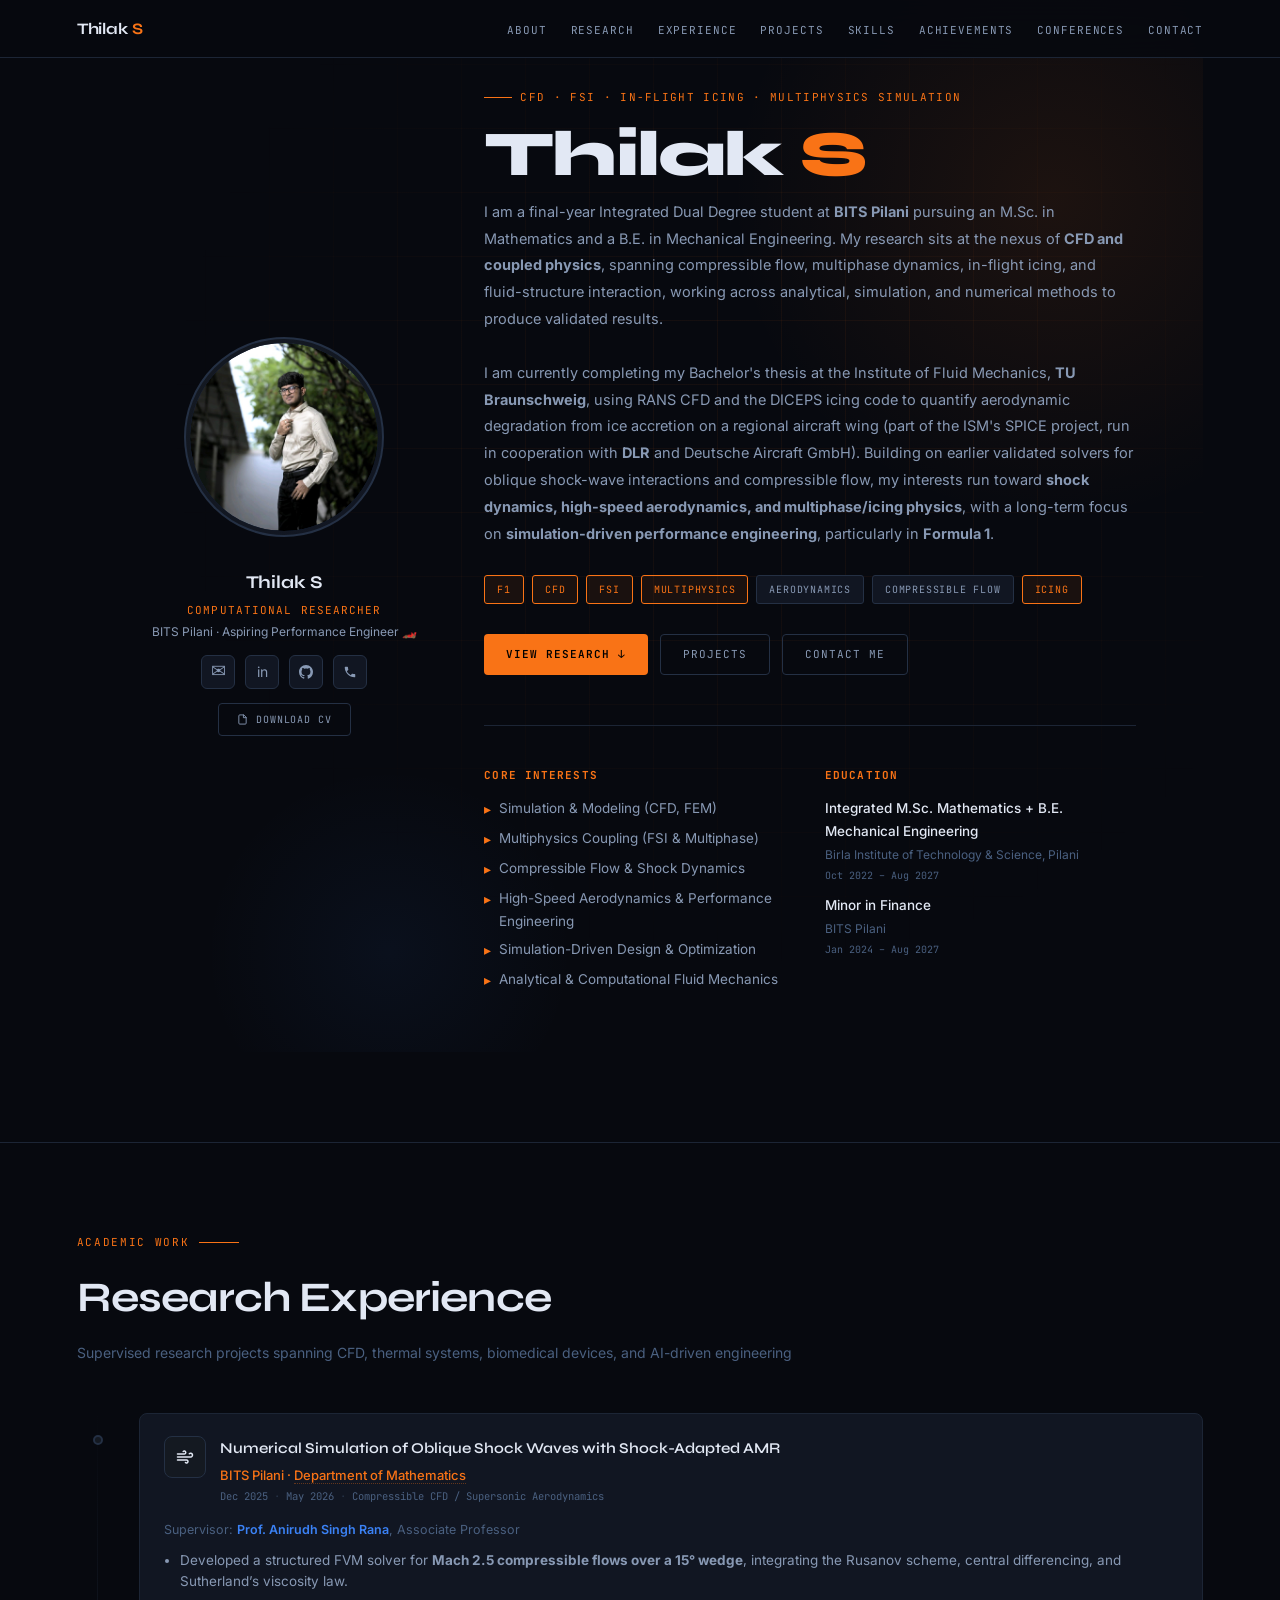
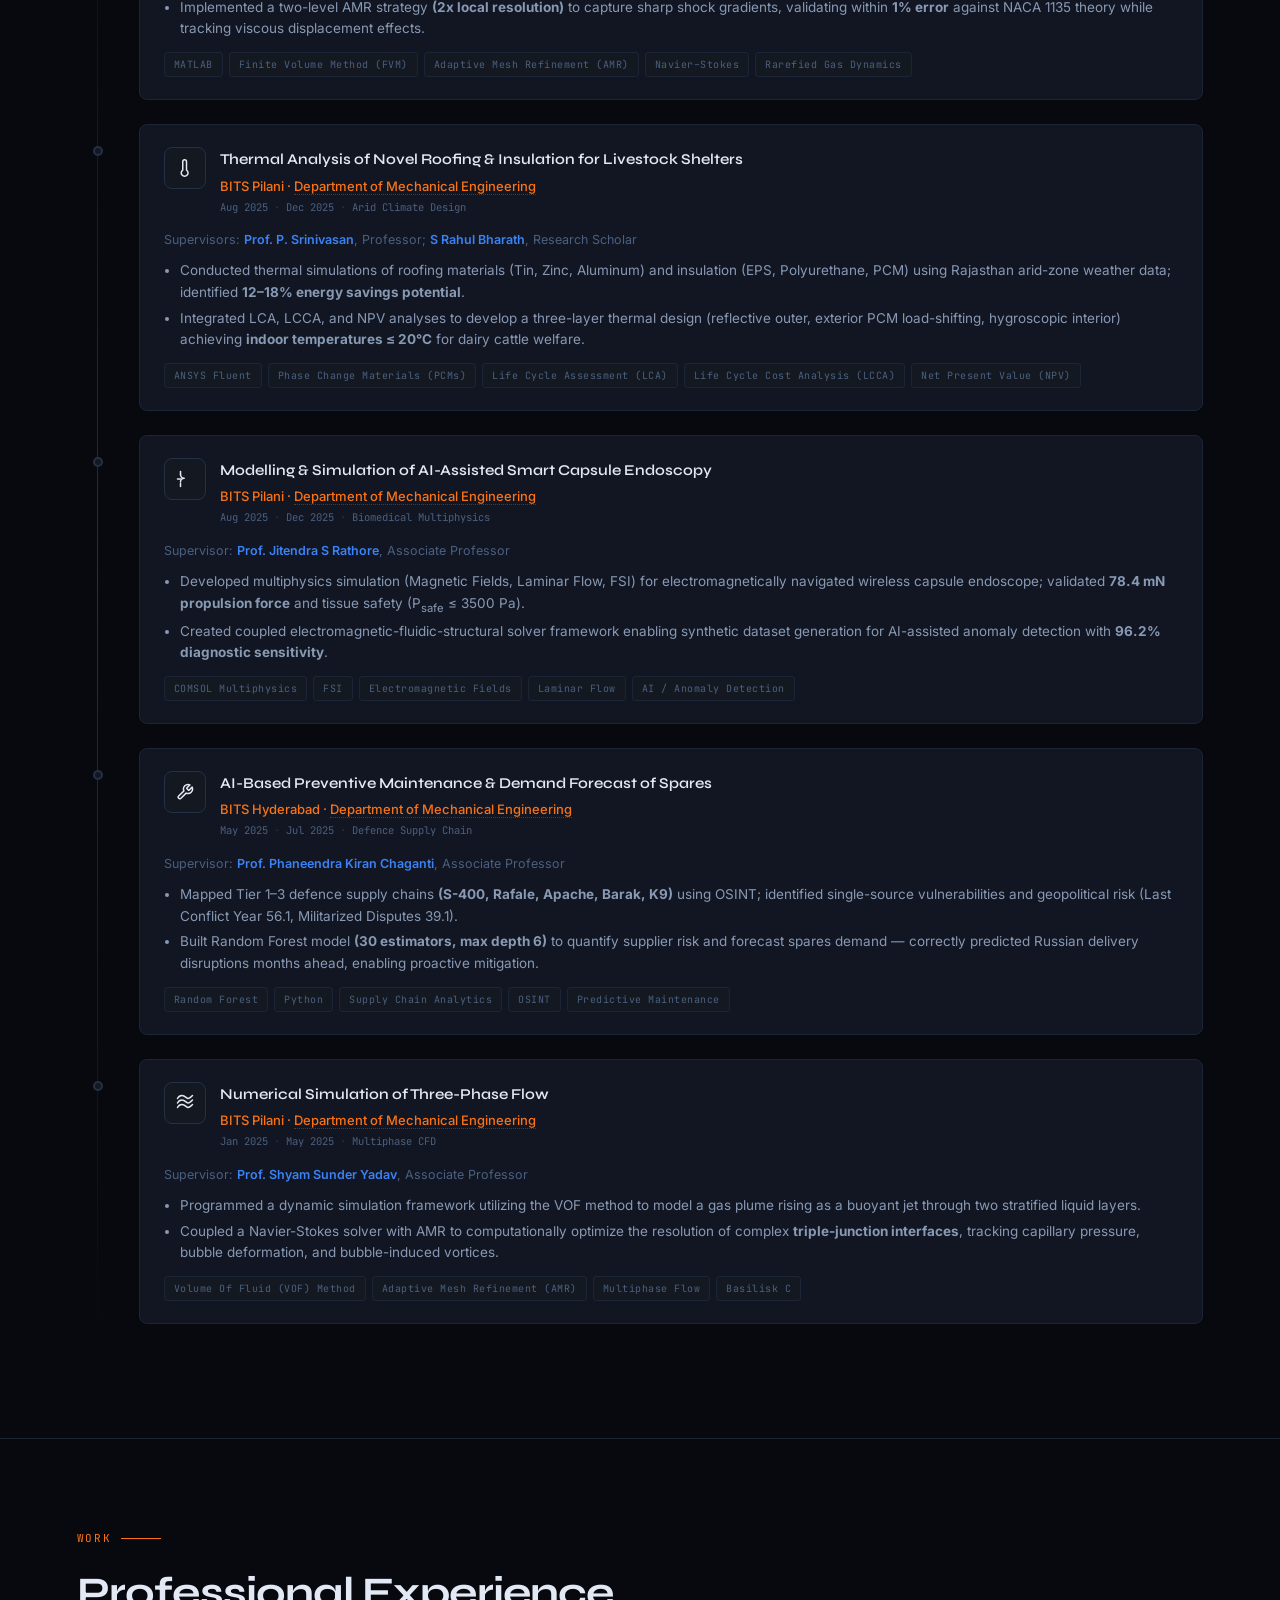
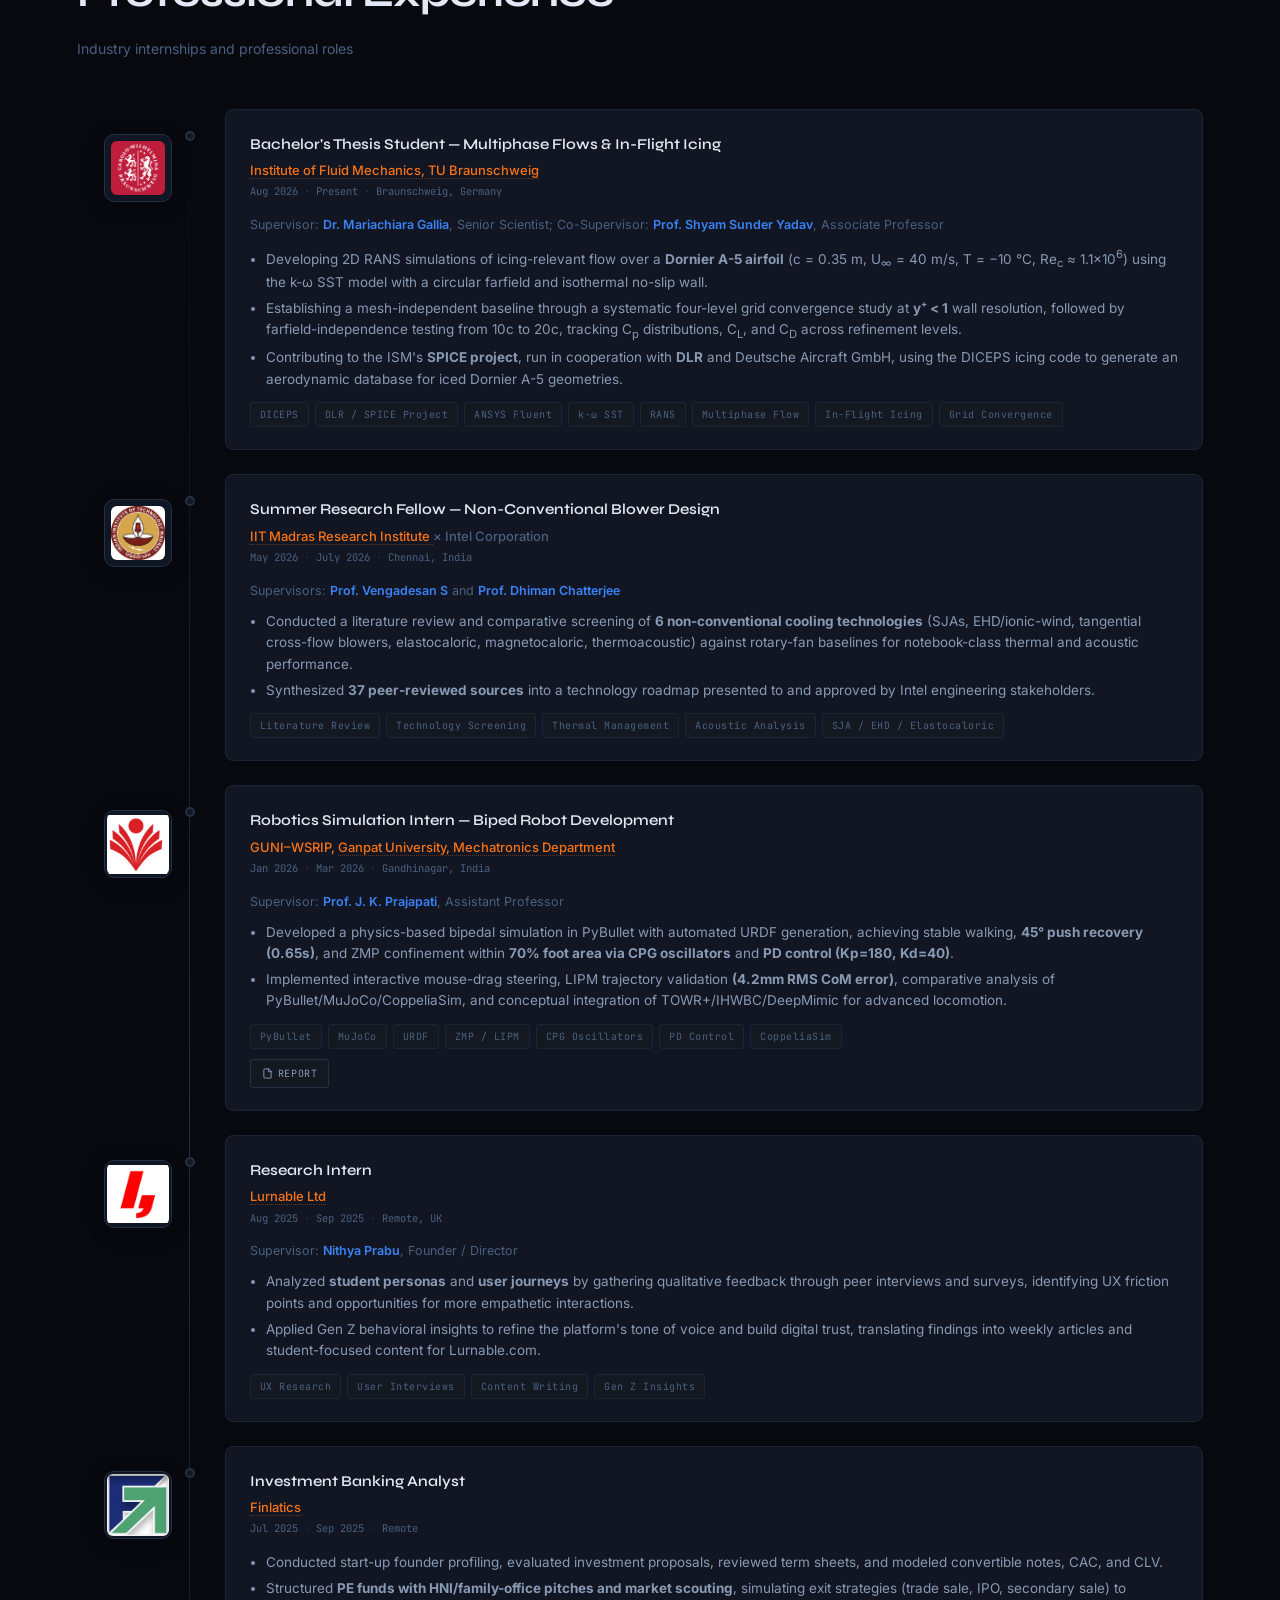
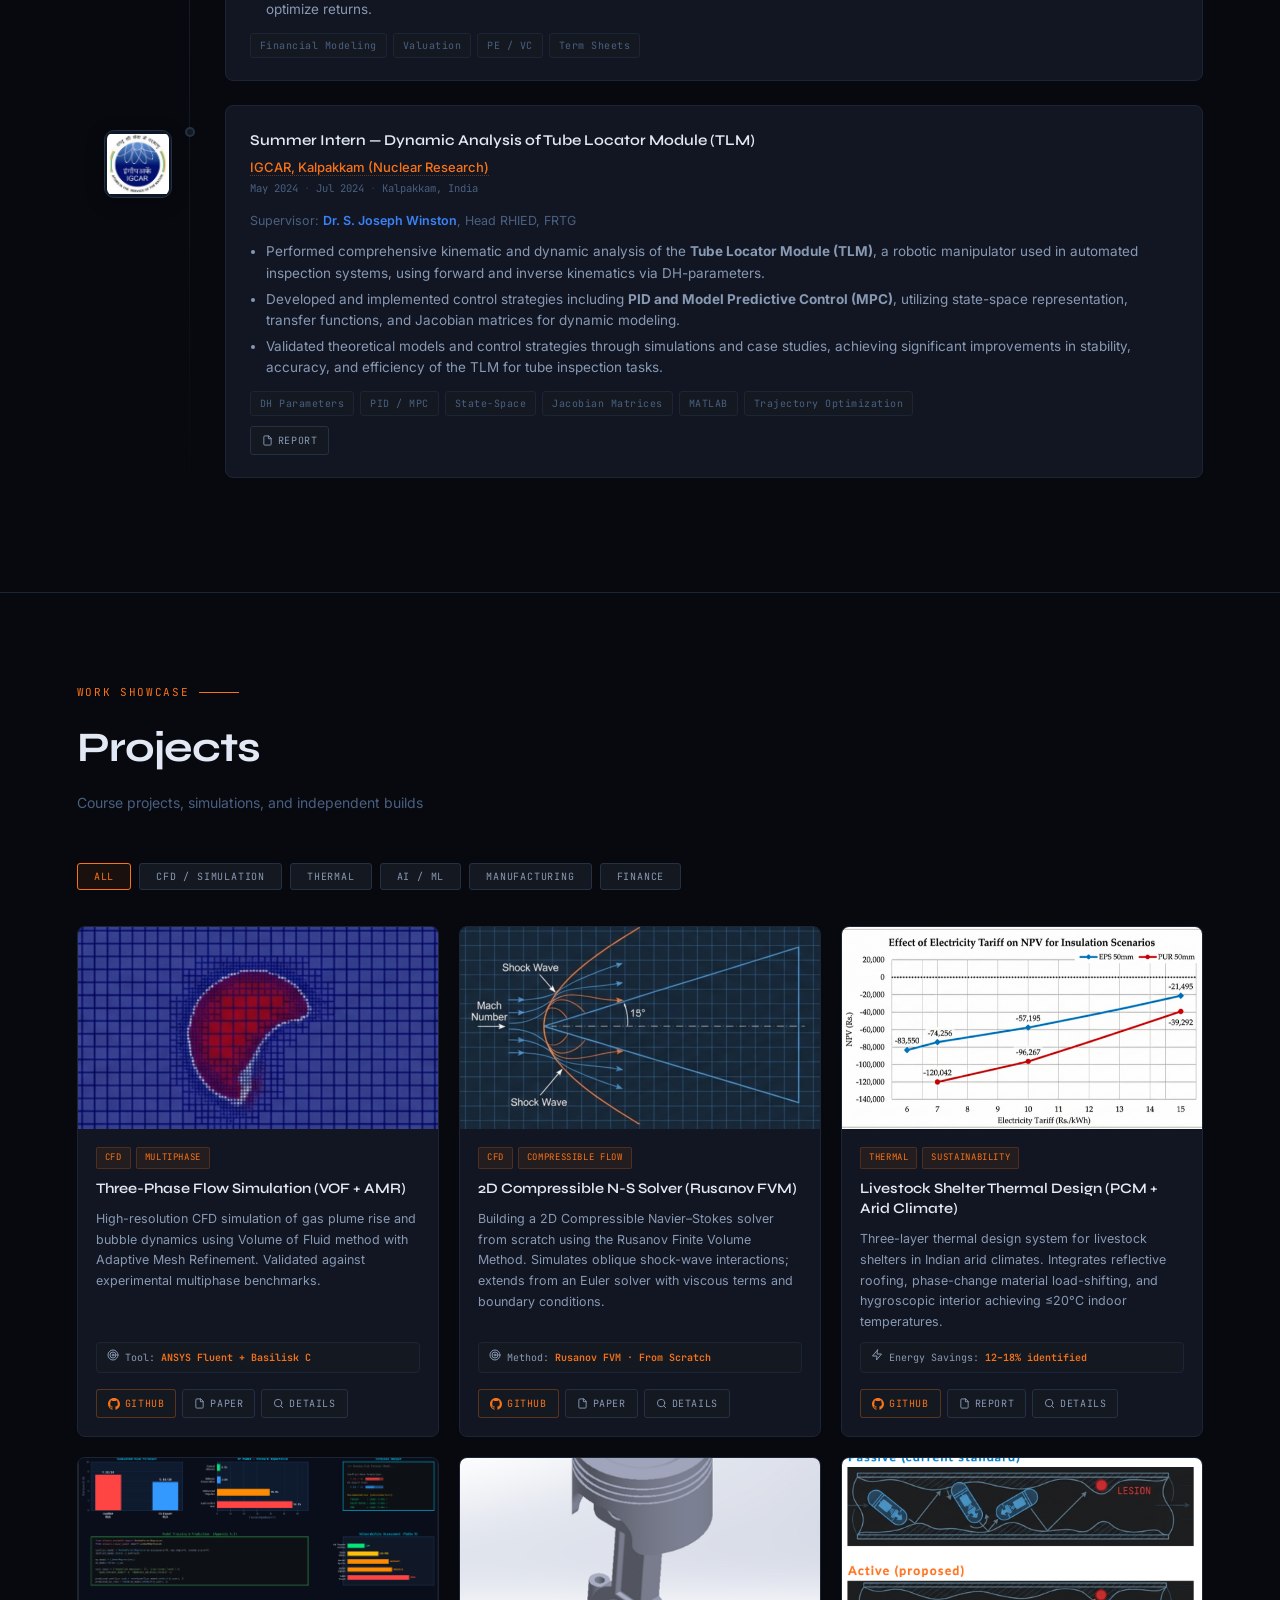
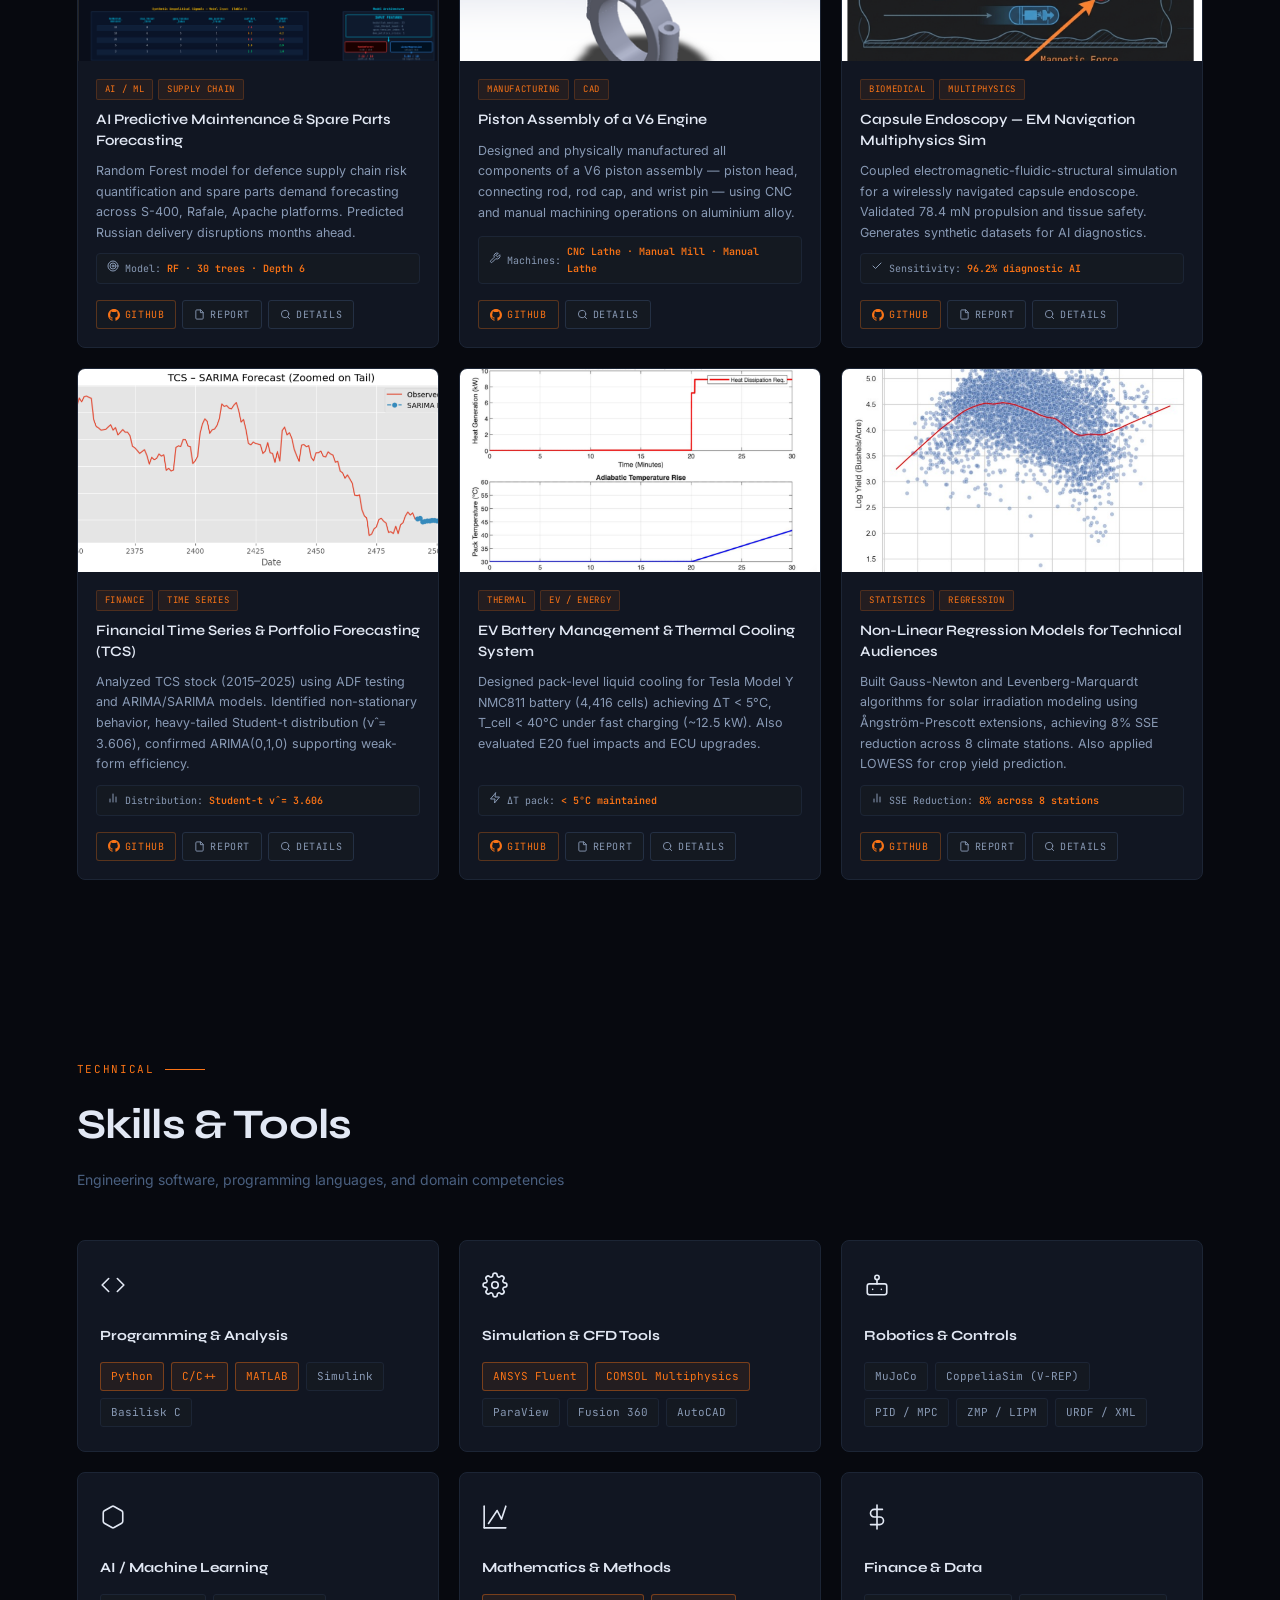
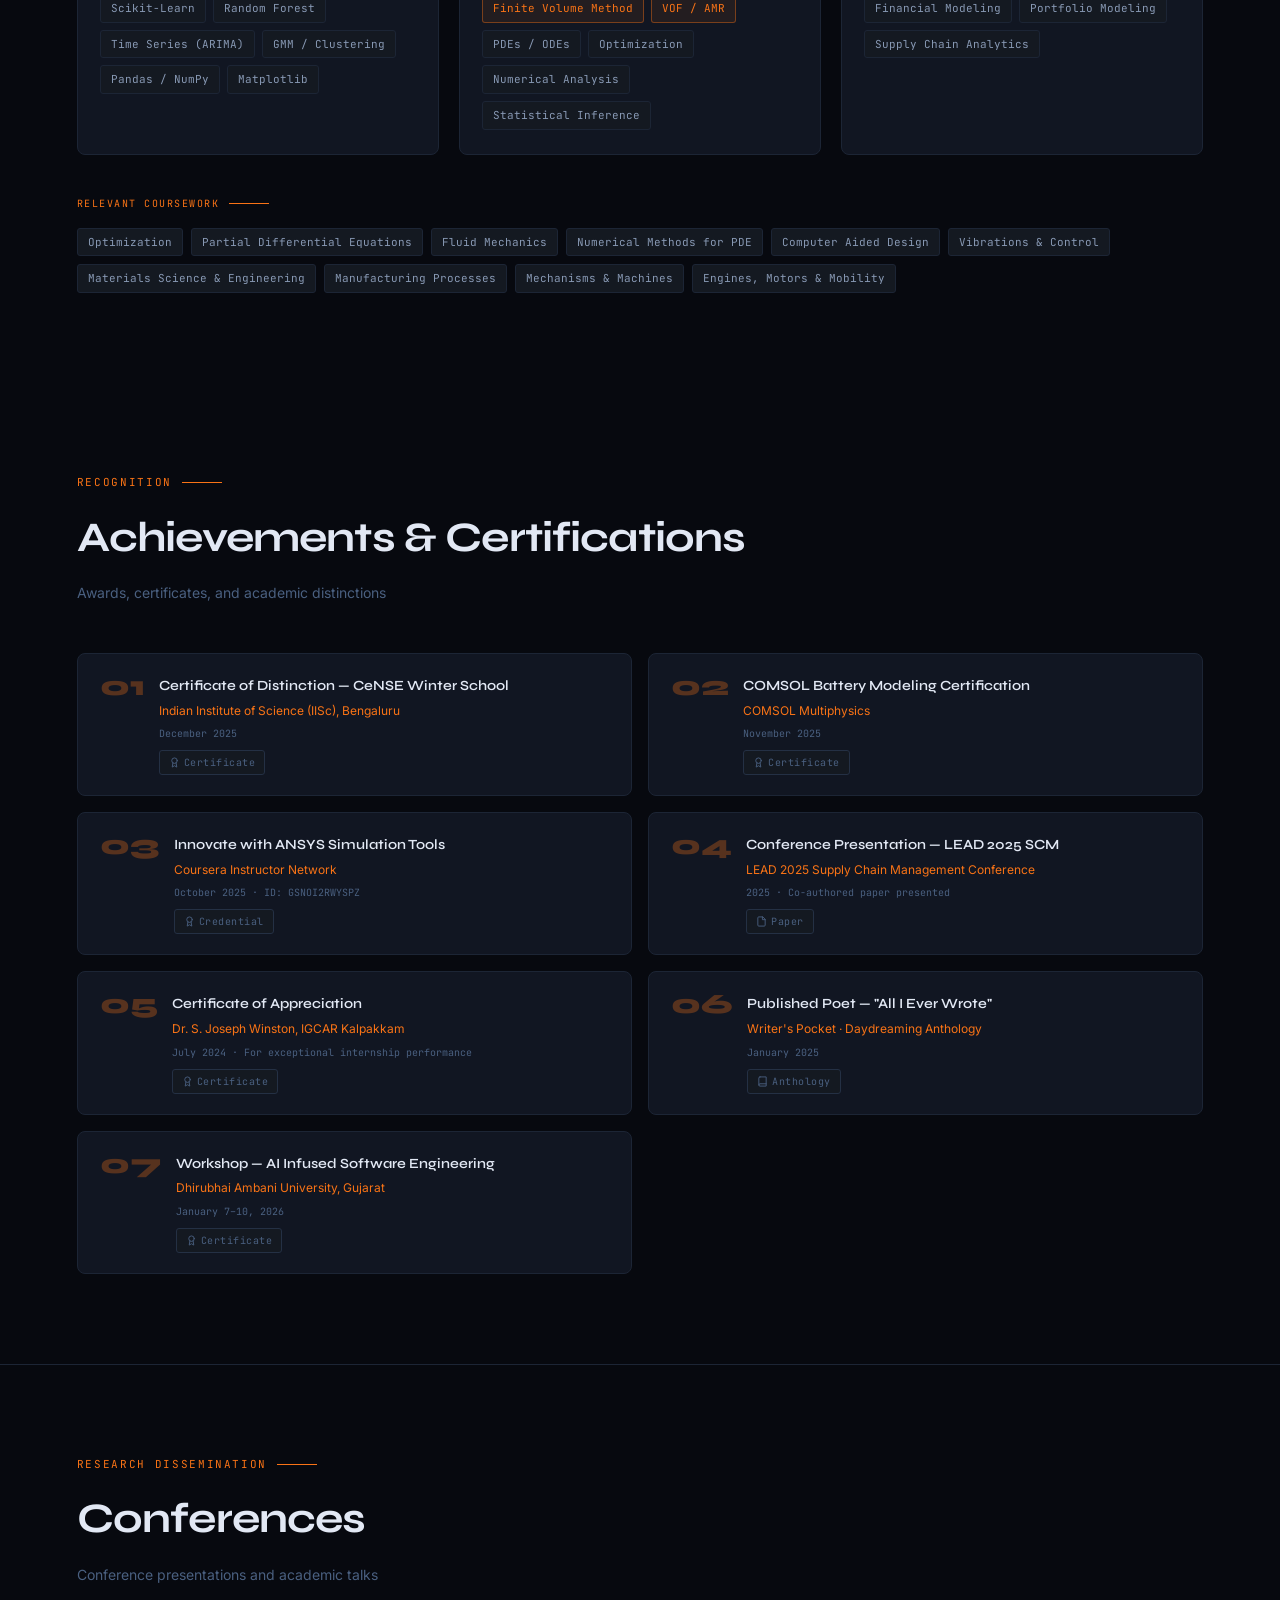
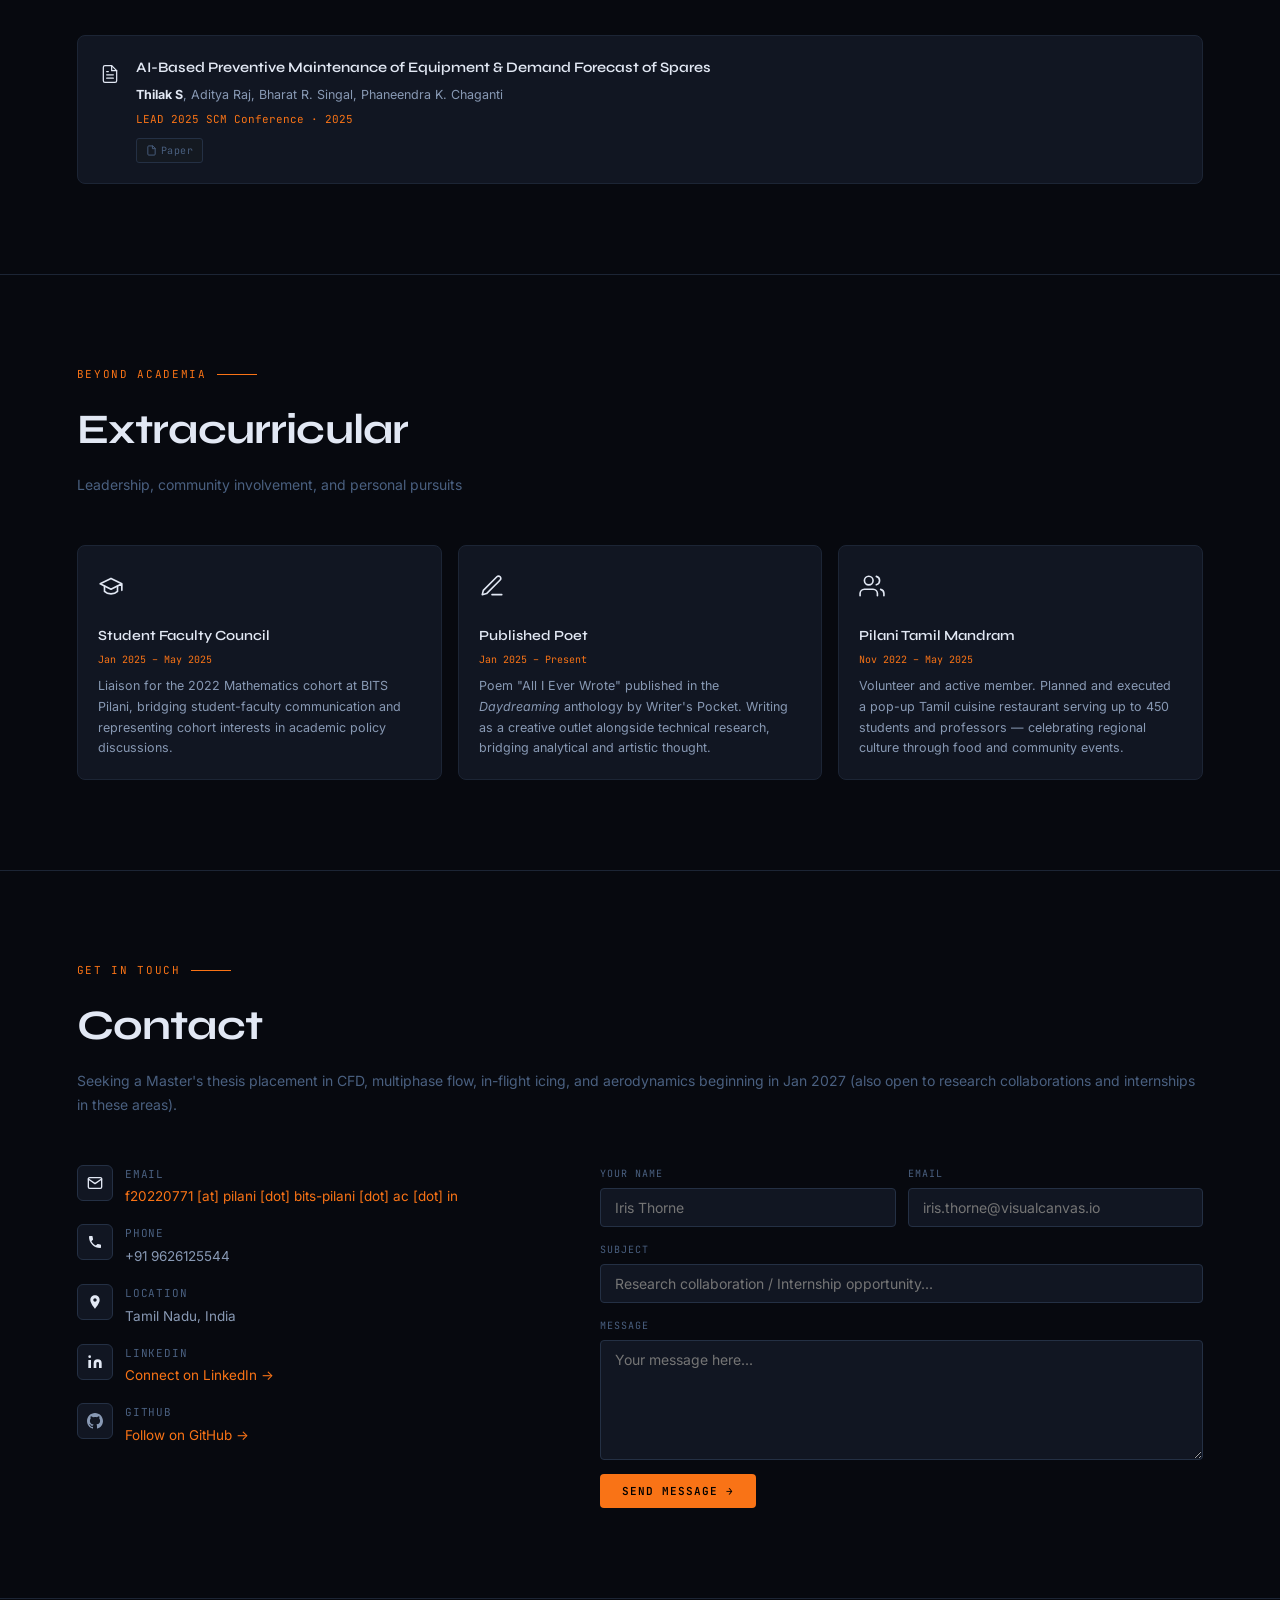
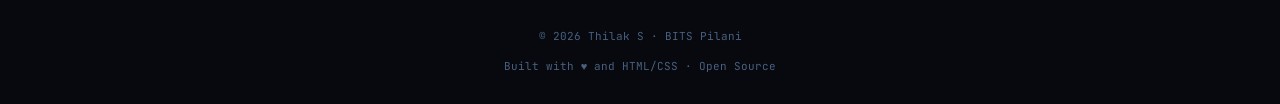
<file: index.html>
<!DOCTYPE html>
<html lang="en">

<head>
  <meta charset="UTF-8">
  <meta name="viewport" content="width=device-width, initial-scale=1.0">
  <title>Thilak S | Portfolio</title>
  <link rel="preconnect" href="https://fonts.googleapis.com">
  <link
    href="https://fonts.googleapis.com/css2?family=Syne:wght@400;500;600;700;800&family=JetBrains+Mono:ital,wght@0,300;0,400;0,600;1,300&family=Inter:wght@300;400;500;600&display=swap"
    rel="stylesheet">
  <style>
    :root {
      --bg: #07090f;
      --bg2: #0d1117;
      --bg3: #141921;
      --card: #111622;
      --border: #1c2535;
      --border2: #243044;
      --orange: #f97316;
      --orange2: #fb923c;
      --orange-dim: rgba(249, 115, 22, 0.08);
      --orange-glow: rgba(249, 115, 22, 0.15);
      --blue: #3b82f6;
      --text: #e2e8f4;
      --text2: #8899b4;
      --text3: #4a6080;
      --mono: 'JetBrains Mono', monospace;
      --sans: 'Inter', sans-serif;
      --display: 'Syne', sans-serif;
    }

    *,
    *::before,
    *::after {
      box-sizing: border-box;
      margin: 0;
      padding: 0;
    }

    html {
      scroll-behavior: smooth;
    }

    body {
      background: var(--bg);
      color: var(--text);
      font-family: var(--sans);
      font-size: 15px;
      line-height: 1.7;
      overflow-x: hidden;
    }

    ::-webkit-scrollbar {
      width: 3px;
    }

    ::-webkit-scrollbar-track {
      background: var(--bg);
    }

    ::-webkit-scrollbar-thumb {
      background: var(--orange);
      border-radius: 2px;
    }

    /* ─── NAV ─── */
    nav {
      position: fixed;
      top: 0;
      left: 0;
      right: 0;
      z-index: 200;
      display: flex;
      align-items: center;
      justify-content: space-between;
      padding: 0 6%;
      height: 58px;
      background: rgba(7, 9, 15, 0.92);
      backdrop-filter: blur(18px);
      border-bottom: 1px solid var(--border);
    }

    .nav-brand {
      font-family: var(--display);
      font-weight: 700;
      font-size: 16px;
      color: var(--text);
      text-decoration: none;
      letter-spacing: -0.01em;
    }

    .nav-brand span {
      color: var(--orange);
    }

    .nav-links {
      display: flex;
      gap: 24px;
      list-style: none;
    }

    .nav-links a {
      font-family: var(--mono);
      font-size: 11px;
      letter-spacing: 0.08em;
      text-transform: uppercase;
      color: var(--text2);
      text-decoration: none;
      transition: color 0.2s;
    }

    .nav-links a:hover {
      color: var(--orange);
    }

    .nav-toggle {
      display: none;
      background: none;
      border: none;
      color: var(--orange);
      cursor: pointer;
      font-size: 22px;
    }

    /* ─── HERO ─── */
    #hero {
      position: relative;
      min-height: 100vh;
      display: flex;
      align-items: center;
      padding: 80px 6% 60px;
      overflow: hidden;
    }

    .hero-grid {
      position: absolute;
      inset: 0;
      background-image:
        linear-gradient(rgba(249, 115, 22, 0.06) 1px, transparent 1px),
        linear-gradient(90deg, rgba(249, 115, 22, 0.06) 1px, transparent 1px);
      background-size: 64px 64px;
      mask-image: radial-gradient(ellipse 70% 70% at 60% 40%, black 20%, transparent 75%);
    }

    .hero-orb {
      position: absolute;
      width: 700px;
      height: 700px;
      border-radius: 50%;
      background: radial-gradient(circle, rgba(249, 115, 22, 0.09) 0%, transparent 65%);
      top: -150px;
      right: -200px;
      pointer-events: none;
    }

    .hero-orb2 {
      position: absolute;
      width: 400px;
      height: 400px;
      border-radius: 50%;
      background: radial-gradient(circle, rgba(59, 130, 246, 0.06) 0%, transparent 65%);
      bottom: -100px;
      left: 10%;
      pointer-events: none;
    }

    .hero-layout {
      position: relative;
      z-index: 1;
      display: grid;
      grid-template-columns: 280px 1fr;
      gap: 60px;
      align-items: center;
      max-width: 1100px;
      width: 100%;
    }

    .hero-photo-col {
      display: flex;
      flex-direction: column;
      align-items: center;
      gap: 20px;
    }

    .hero-photo-ring {
      width: 200px;
      height: 200px;
      border-radius: 50%;
      border: 2px solid var(--border2);
      padding: 4px;
      background: linear-gradient(135deg, var(--bg3), var(--card));
      position: relative;
      overflow: hidden;
    }

    .hero-photo-ring::before {
      content: '';
      position: absolute;
      inset: -2px;
      border-radius: 50%;
      background: conic-gradient(var(--orange), transparent 40%, var(--orange) 100%);
      z-index: -1;
      animation: spin 8s linear infinite;
    }

    @keyframes spin {
      to {
        transform: rotate(360deg);
      }
    }

    .hero-photo-inner {
      width: 100%;
      height: 100%;
      border-radius: 50%;
      background: linear-gradient(135deg, #1a2540, #0d1a2e);
      display: flex;
      align-items: center;
      justify-content: center;
      overflow: hidden;
      position: relative;
    }

    .hero-photo-inner img {
      width: 100%;
      height: 100%;
      object-fit: cover;
      border-radius: 50%;
    }

    .hero-photo-placeholder {
      font-family: var(--display);
      font-size: 52px;
      font-weight: 800;
      color: var(--orange);
      opacity: 0.7;
    }

    .hero-name-card {
      text-align: center;
    }

    .hero-name-card h2 {
      font-family: var(--display);
      font-size: 18px;
      font-weight: 700;
      color: var(--text);
      margin-bottom: 4px;
    }

    .hero-name-card .role {
      font-family: var(--mono);
      font-size: 11px;
      color: var(--orange);
      letter-spacing: 0.1em;
      text-transform: uppercase;
    }

    .hero-name-card .org {
      font-size: 12px;
      color: var(--text2);
      margin-top: 2px;
    }

    .hero-social {
      display: flex;
      gap: 10px;
      margin-top: 4px;
    }

    .hero-social a {
      display: flex;
      align-items: center;
      justify-content: center;
      width: 34px;
      height: 34px;
      border-radius: 6px;
      border: 1px solid var(--border2);
      background: var(--card);
      color: var(--text2);
      text-decoration: none;
      font-size: 14px;
      transition: all 0.2s;
    }

    .hero-social a:hover {
      border-color: var(--orange);
      color: var(--orange);
    }

    .hero-content {}

    .hero-eyebrow {
      display: inline-flex;
      align-items: center;
      gap: 8px;
      font-family: var(--mono);
      font-size: 11px;
      letter-spacing: 0.12em;
      text-transform: uppercase;
      color: var(--orange);
      margin-bottom: 16px;
    }

    .hero-eyebrow::before {
      content: '';
      display: block;
      width: 28px;
      height: 1px;
      background: var(--orange);
    }

    .hero-bigname {
      font-family: var(--display);
      font-weight: 800;
      font-size: clamp(36px, 5.5vw, 64px);
      line-height: 1.0;
      letter-spacing: -0.03em;
      margin-bottom: 12px;
    }

    .hero-bigname .accent {
      color: var(--orange);
    }

    .hero-subtitle {
      font-family: var(--display);
      font-size: clamp(14px, 2vw, 18px);
      color: var(--text2);
      font-weight: 500;
      margin-bottom: 18px;
      line-height: 1.5;
    }

    .hero-bio {
      font-size: 14.5px;
      color: var(--text2);
      max-width: 100%;
      margin-bottom: 28px;
      line-height: 1.85;
    }

    .hero-pills {
      display: flex;
      flex-wrap: wrap;
      gap: 8px;
      margin-bottom: 30px;
    }

    .pill {
      padding: 5px 12px;
      border-radius: 3px;
      border: 1px solid var(--border2);
      background: var(--card);
      font-family: var(--mono);
      font-size: 10px;
      letter-spacing: 0.08em;
      color: var(--text2);
      text-transform: uppercase;
    }

    .pill.active {
      border-color: var(--orange);
      color: var(--orange);
      background: var(--orange-dim);
    }

    .hero-btns {
      display: flex;
      gap: 12px;
      flex-wrap: wrap;
    }

    .btn {
      display: inline-flex;
      align-items: center;
      gap: 8px;
      padding: 10px 22px;
      border-radius: 4px;
      font-family: var(--mono);
      font-size: 11px;
      letter-spacing: 0.09em;
      text-transform: uppercase;
      text-decoration: none;
      cursor: pointer;
      border: none;
      transition: all 0.2s;
    }

    .btn-primary {
      background: var(--orange);
      color: #000;
      font-weight: 600;
    }

    .btn-primary:hover {
      background: var(--orange2);
      transform: translateY(-1px);
    }

    .btn-outline {
      background: transparent;
      color: var(--text2);
      border: 1px solid var(--border2);
    }

    .btn-outline:hover {
      border-color: var(--orange);
      color: var(--orange);
    }

    .hero-interests-edu {
      display: grid;
      grid-template-columns: 1fr 1fr;
      gap: 30px;
      margin-top: 50px;
      padding-top: 40px;
      border-top: 1px solid var(--border);
    }

    .interest-edu-block h4 {
      font-family: var(--mono);
      font-size: 11px;
      letter-spacing: 0.1em;
      text-transform: uppercase;
      color: var(--orange);
      margin-bottom: 12px;
    }

    .interest-edu-block ul {
      list-style: none;
      display: flex;
      flex-direction: column;
      gap: 6px;
    }

    .interest-edu-block ul li {
      font-size: 13.5px;
      color: var(--text2);
      display: flex;
      align-items: flex-start;
      gap: 8px;
    }

    .interest-edu-block ul li::before {
      content: '▸';
      color: var(--orange);
      flex-shrink: 0;
      margin-top: 1px;
    }

    .edu-entry {
      margin-bottom: 8px;
    }

    .edu-entry .deg {
      font-size: 13.5px;
      color: var(--text);
      font-weight: 500;
    }

    .edu-entry .inst {
      font-size: 12px;
      color: var(--text3);
      margin-top: 2px;
    }

    .edu-entry .period {
      font-family: var(--mono);
      font-size: 10px;
      color: var(--text3);
      margin-top: 2px;
    }

    /* ─── SECTION BASE ─── */
    section {
      padding: 90px 6%;
      max-width: 1300px;
      margin: 0 auto;
    }

    .section-label {
      font-family: var(--mono);
      font-size: 11px;
      letter-spacing: 0.15em;
      text-transform: uppercase;
      color: var(--orange);
      margin-bottom: 10px;
      display: flex;
      align-items: center;
      gap: 10px;
    }

    .section-label::after {
      content: '';
      flex: 1;
      max-width: 40px;
      height: 1px;
      background: var(--orange);
    }

    .section-title {
      font-family: var(--display);
      font-size: clamp(28px, 4vw, 42px);
      font-weight: 700;
      letter-spacing: -0.02em;
      margin-bottom: 8px;
    }

    .section-subtitle {
      font-size: 14px;
      color: var(--text3);
      margin-bottom: 48px;
    }

    /* ─── DIVIDER ─── */
    .section-divider {
      border: none;
      border-top: 1px solid var(--border);
      max-width: 1300px;
      margin: 0 auto;
    }

    /* ─── TIMELINE (Experience / Research) ─── */
    .timeline {
      display: grid;
      grid-template-columns: 1fr;
      gap: 0;
      position: relative;
    }

    .timeline::before {
      content: '';
      position: absolute;
      left: 0;
      top: 0;
      bottom: 0;
      width: 1px;
      background: linear-gradient(to bottom, transparent, var(--border2), transparent);
      margin-left: 20px;
    }

    .timeline-item {
      display: grid;
      grid-template-columns: 42px 1fr;
      gap: 20px;
      margin-bottom: 8px;
      position: relative;
    }

    .timeline-dot {
      width: 10px;
      height: 10px;
      border-radius: 50%;
      background: var(--bg3);
      border: 2px solid var(--border2);
      margin-top: 22px;
      position: relative;
      z-index: 1;
      transition: all 0.3s;
      flex-shrink: 0;
      margin-left: 16px;
    }

    .timeline-item:hover .timeline-dot {
      background: var(--orange);
      border-color: var(--orange);
      box-shadow: 0 0 10px var(--orange-glow);
    }

    .timeline-card {
      background: var(--card);
      border: 1px solid var(--border);
      border-radius: 8px;
      padding: 22px 24px;
      margin-bottom: 16px;
      transition: border-color 0.2s, box-shadow 0.2s;
    }

    .timeline-card:hover {
      border-color: var(--border2);
      box-shadow: 0 4px 24px rgba(0, 0, 0, 0.3);
    }

    .tl-head {
      display: flex;
      align-items: flex-start;
      gap: 14px;
      margin-bottom: 14px;
    }

    .tl-icon {
      width: 42px;
      height: 42px;
      border-radius: 8px;
      background: var(--bg3);
      border: 1px solid var(--border2);
      display: flex;
      align-items: center;
      justify-content: center;
      font-size: 18px;
      flex-shrink: 0;
    }

    .tl-meta {}

    .tl-role {
      font-family: var(--display);
      font-size: 15px;
      font-weight: 600;
      color: var(--text);
    }

    .tl-org {
      font-size: 13px;
      color: var(--orange);
      font-weight: 500;
      margin: 2px 0;
    }

    .tl-org a {
      color: inherit;
      text-decoration: none;
      border-bottom: 1px dotted rgba(249, 115, 22, 0.35);
    }

    .tl-org a:hover {
      border-bottom-color: var(--orange);
    }

    .tl-period {
      font-family: var(--mono);
      font-size: 10.5px;
      color: var(--text3);
      display: flex;
      align-items: center;
      gap: 6px;
    }

    .tl-period .sep {
      opacity: 0.4;
    }

    .tl-body {
      font-size: 13.5px;
      color: var(--text2);
    }

    .tl-body .subhead {
      color: var(--text);
      font-weight: 600;
      font-size: 13px;
      margin: 10px 0 4px;
    }

    .tl-body ul {
      padding-left: 16px;
      margin: 4px 0;
    }

    .tl-body ul li {
      margin-bottom: 4px;
      line-height: 1.6;
    }

    .tl-body .supervisor {
      font-size: 12.5px;
      color: var(--text3);
      margin-bottom: 10px;
      line-height: 1.6;
    }

    .tl-body .supervisor span {
      color: var(--blue);
      font-weight: 600;
    }

    .tl-body .supervisor a {
      color: var(--blue);
      text-decoration: none;
    }

    .tl-body .supervisor a:hover {
      text-decoration: underline;
    }

    /* Professional experience: larger company/institute logos on the left side */
    #experience .timeline-item {
      grid-template-columns: 120px 1fr;
      gap: 28px;
    }

    #experience .timeline::before {
      margin-left: 112px;
    }

    #experience .timeline-dot {
      margin-left: 108px;
    }

    #experience .timeline-card {
      position: relative;
    }

    #experience .tl-head {
      position: relative;
      margin-bottom: 14px;
    }

    #experience .tl-icon {
      position: absolute;
      left: -146px;
      top: 2px;
      width: 68px;
      height: 68px;
      border-radius: 10px;
      border: 1px solid var(--border2);
      background: #0f1624;
      box-shadow: 0 4px 18px rgba(0, 0, 0, 0.28);
    }

    #experience .tl-meta {
      padding-left: 0;
    }

    @media (max-width: 768px) {
      #experience .timeline-item {
        grid-template-columns: 42px 1fr;
        gap: 20px;
      }

      #experience .timeline::before {
        margin-left: 20px;
      }

      #experience .timeline-dot {
        margin-left: 16px;
      }

      #experience .tl-icon {
        position: static;
        width: 42px;
        height: 42px;
        border-radius: 8px;
        box-shadow: none;
      }
    }

    .tl-tags {
      display: flex;
      flex-wrap: wrap;
      gap: 6px;
      margin-top: 12px;
    }

    .tag {
      padding: 3px 9px;
      border-radius: 3px;
      background: var(--bg3);
      border: 1px solid var(--border);
      font-family: var(--mono);
      font-size: 10px;
      color: var(--text3);
      letter-spacing: 0.05em;
    }

    /* ─── PROJECTS GRID ─── */
    .filter-bar {
      display: flex;
      flex-wrap: wrap;
      gap: 8px;
      margin-bottom: 36px;
    }

    .filter-btn {
      padding: 6px 16px;
      border-radius: 3px;
      border: 1px solid var(--border2);
      background: var(--bg3);
      font-family: var(--mono);
      font-size: 10px;
      letter-spacing: 0.08em;
      text-transform: uppercase;
      color: var(--text2);
      cursor: pointer;
      transition: all 0.2s;
    }

    .filter-btn:hover,
    .filter-btn.active {
      border-color: var(--orange);
      color: var(--orange);
      background: var(--orange-dim);
    }

    .projects-grid {
      display: grid;
      grid-template-columns: repeat(3, 1fr);
      gap: 20px;
    }

    .proj-card {
      background: var(--card);
      border: 1px solid var(--border);
      border-radius: 8px;
      overflow: hidden;
      transition: border-color 0.2s, box-shadow 0.2s, transform 0.2s;
      display: flex;
      flex-direction: column;
    }

    .proj-card:hover {
      border-color: var(--border2);
      box-shadow: 0 8px 32px rgba(0, 0, 0, 0.4);
      transform: translateY(-2px);
    }

    .proj-card.hidden {
      display: none;
    }

    .proj-media {
      width: 100%;
      aspect-ratio: 16/9;
      overflow: hidden;
      background: var(--bg3);
      position: relative;
    }

    .proj-media img {
      width: 100%;
      height: 100%;
      object-fit: cover;
    }

    .proj-media-placeholder {
      width: 100%;
      height: 100%;
      display: flex;
      align-items: center;
      justify-content: center;
      flex-direction: column;
      gap: 8px;
      background: linear-gradient(135deg, #0d1117, #141921);
      position: relative;
      overflow: hidden;
    }

    .proj-media-placeholder::before {
      content: '';
      position: absolute;
      inset: 0;
      background-image:
        linear-gradient(rgba(249, 115, 22, 0.04) 1px, transparent 1px),
        linear-gradient(90deg, rgba(249, 115, 22, 0.04) 1px, transparent 1px);
      background-size: 24px 24px;
    }

    .proj-media-icon {
      font-size: 32px;
      opacity: 0.5;
      position: relative;
      z-index: 1;
    }

    .proj-media-label {
      font-family: var(--mono);
      font-size: 9px;
      letter-spacing: 0.1em;
      text-transform: uppercase;
      color: var(--text3);
      position: relative;
      z-index: 1;
    }

    /* Image upload area */
    .proj-media-upload {
      position: absolute;
      inset: 0;
      display: flex;
      align-items: center;
      justify-content: center;
      opacity: 0;
      transition: opacity 0.2s;
      background: rgba(0, 0, 0, 0.7);
      cursor: pointer;
      font-family: var(--mono);
      font-size: 10px;
      color: var(--orange);
      letter-spacing: 0.08em;
      text-transform: uppercase;
      flex-direction: column;
      gap: 6px;
    }

    .proj-card:hover .proj-media-upload {
      opacity: 1;
    }

    .proj-body {
      padding: 18px;
      flex: 1;
      display: flex;
      flex-direction: column;
      gap: 10px;
    }

    .proj-cats {
      display: flex;
      flex-wrap: wrap;
      gap: 5px;
    }

    .proj-cat {
      padding: 2px 8px;
      border-radius: 2px;
      background: var(--orange-dim);
      border: 1px solid rgba(249, 115, 22, 0.2);
      font-family: var(--mono);
      font-size: 9px;
      color: var(--orange);
      letter-spacing: 0.07em;
      text-transform: uppercase;
    }

    .proj-title {
      font-family: var(--display);
      font-size: 14.5px;
      font-weight: 600;
      color: var(--text);
      line-height: 1.4;
      cursor: pointer;
    }

    .proj-title:hover {
      color: var(--orange);
    }

    .proj-desc {
      font-size: 12.5px;
      color: var(--text2);
      line-height: 1.65;
      flex: 1;
    }

    .proj-metric {
      display: flex;
      align-items: center;
      gap: 6px;
      padding: 6px 10px;
      border-radius: 4px;
      background: var(--bg3);
      border: 1px solid var(--border);
      font-family: var(--mono);
      font-size: 10px;
      color: var(--text2);
    }

    .proj-metric .val {
      color: var(--orange);
      font-weight: 600;
    }

    .proj-links {
      display: flex;
      flex-wrap: wrap;
      gap: 6px;
      margin-top: auto;
      padding-top: 6px;
    }

    .proj-link {
      display: inline-flex;
      align-items: center;
      gap: 5px;
      padding: 5px 11px;
      border-radius: 3px;
      border: 1px solid var(--border2);
      background: var(--bg3);
      font-family: var(--mono);
      font-size: 10px;
      color: var(--text2);
      text-decoration: none;
      letter-spacing: 0.06em;
      text-transform: uppercase;
      transition: all 0.2s;
      cursor: pointer;
    }

    .proj-link:hover {
      border-color: var(--orange);
      color: var(--orange);
    }

    .proj-link.github {
      border-color: rgba(249, 115, 22, 0.3);
      color: var(--orange);
    }

    /* ─── PROJECT MODAL ─── */
    .modal-overlay {
      position: fixed;
      inset: 0;
      z-index: 500;
      background: rgba(0, 0, 0, 0.85);
      backdrop-filter: blur(8px);
      display: flex;
      align-items: center;
      justify-content: center;
      padding: 20px;
      opacity: 0;
      pointer-events: none;
      transition: opacity 0.3s;
    }

    .modal-overlay.open {
      opacity: 1;
      pointer-events: all;
    }

    .modal {
      background: var(--card);
      border: 1px solid var(--border2);
      border-radius: 12px;
      width: 100%;
      max-width: 820px;
      max-height: 88vh;
      overflow-y: auto;
      transform: translateY(20px);
      transition: transform 0.3s;
    }

    .modal-overlay.open .modal {
      transform: translateY(0);
    }

    .modal-header {
      padding: 24px 28px 0;
      display: flex;
      justify-content: space-between;
      align-items: flex-start;
      gap: 16px;
    }

    .modal-close {
      background: none;
      border: none;
      color: var(--text2);
      font-size: 22px;
      cursor: pointer;
      flex-shrink: 0;
      width: 32px;
      height: 32px;
      display: flex;
      align-items: center;
      justify-content: center;
      border-radius: 4px;
      transition: all 0.2s;
    }

    .modal-close:hover {
      background: var(--bg3);
      color: var(--orange);
    }

    .modal-title {
      font-family: var(--display);
      font-size: 20px;
      font-weight: 700;
      line-height: 1.3;
    }

    .modal-body {
      padding: 20px 28px 28px;
    }

    .modal-media {
      width: 100%;
      border-radius: 8px;
      overflow: hidden;
      background: var(--bg3);
      margin-bottom: 20px;
      border: 1px solid var(--border);
      min-height: 200px;
      display: flex;
      align-items: center;
      justify-content: center;
      flex-direction: column;
      gap: 8px;
    }

    .modal-media img,
    .modal-media video {
      width: 100%;
      border-radius: 8px;
    }

    .modal-media-placeholder-text {
      font-family: var(--mono);
      font-size: 11px;
      color: var(--text3);
      text-align: center;
      padding: 40px;
      line-height: 1.8;
    }

    .modal-media-placeholder-text span {
      color: var(--orange);
    }

    .modal-tabs {
      display: flex;
      gap: 0;
      border-bottom: 1px solid var(--border);
      margin-bottom: 20px;
    }

    .modal-tab {
      padding: 10px 18px;
      font-family: var(--mono);
      font-size: 11px;
      letter-spacing: 0.08em;
      text-transform: uppercase;
      color: var(--text3);
      cursor: pointer;
      border-bottom: 2px solid transparent;
      margin-bottom: -1px;
      transition: all 0.2s;
    }

    .modal-tab.active {
      color: var(--orange);
      border-bottom-color: var(--orange);
    }

    .modal-tab-content {
      display: none;
    }

    .modal-tab-content.active {
      display: block;
    }

    .modal-section-head {
      font-family: var(--mono);
      font-size: 10.5px;
      letter-spacing: 0.1em;
      text-transform: uppercase;
      color: var(--orange);
      margin-bottom: 8px;
      margin-top: 16px;
    }

    .modal-text {
      font-size: 13.5px;
      color: var(--text2);
      line-height: 1.8;
      margin-bottom: 12px;
    }

    .modal-text ul {
      padding-left: 18px;
    }

    .modal-text ul li {
      margin-bottom: 5px;
    }

    .code-block {
      background: var(--bg);
      border: 1px solid var(--border);
      border-radius: 6px;
      padding: 16px;
      overflow-x: auto;
      font-family: var(--mono);
      font-size: 12px;
      color: #a8c4e0;
      line-height: 1.6;
      margin-top: 8px;
    }

    .code-block .comment {
      color: #4a6080;
    }

    .code-block .keyword {
      color: #f97316;
    }

    .code-block .string {
      color: #86efac;
    }

    .code-block .func {
      color: #60a5fa;
    }

    .media-upload-zone {
      border: 2px dashed var(--border2);
      border-radius: 8px;
      padding: 30px;
      text-align: center;
      transition: border-color 0.2s;
      cursor: pointer;
      margin-top: 12px;
    }

    .media-upload-zone:hover {
      border-color: var(--orange);
    }

    .media-upload-zone p {
      font-size: 13px;
      color: var(--text3);
      margin-top: 8px;
    }

    .media-upload-zone .upload-icon {
      font-size: 28px;
      opacity: 0.5;
    }

    /* ─── ACHIEVEMENTS ─── */
    .achievements-grid {
      display: grid;
      grid-template-columns: repeat(2, 1fr);
      gap: 16px;
    }

    .ach-card {
      background: var(--card);
      border: 1px solid var(--border);
      border-radius: 8px;
      padding: 20px 22px;
      display: flex;
      gap: 14px;
      align-items: flex-start;
      transition: border-color 0.2s;
    }

    .ach-card:hover {
      border-color: var(--border2);
    }

    .ach-num {
      font-family: var(--display);
      font-size: 28px;
      font-weight: 800;
      color: var(--orange);
      opacity: 0.3;
      flex-shrink: 0;
      line-height: 1;
      margin-top: -2px;
    }

    .ach-body {}

    .ach-title {
      font-family: var(--display);
      font-size: 14px;
      font-weight: 600;
      color: var(--text);
      margin-bottom: 3px;
    }

    .ach-org {
      font-size: 12px;
      color: var(--orange);
      margin-bottom: 4px;
    }

    .ach-year {
      font-family: var(--mono);
      font-size: 10px;
      color: var(--text3);
    }

    .ach-links {
      display: flex;
      gap: 6px;
      margin-top: 8px;
    }

    .ach-link {
      display: inline-flex;
      align-items: center;
      gap: 4px;
      padding: 3px 9px;
      border-radius: 3px;
      border: 1px solid var(--border2);
      background: var(--bg3);
      font-family: var(--mono);
      font-size: 10px;
      color: var(--text3);
      text-decoration: none;
      letter-spacing: 0.05em;
      transition: all 0.2s;
    }

    .ach-link:hover {
      border-color: var(--orange);
      color: var(--orange);
    }

    /* ─── SKILLS ─── */
    .skills-grid {
      display: grid;
      grid-template-columns: repeat(3, 1fr);
      gap: 20px;
    }

    .skill-card {
      background: var(--card);
      border: 1px solid var(--border);
      border-radius: 8px;
      padding: 24px 22px;
      transition: border-color 0.2s;
    }

    .skill-card:hover {
      border-color: var(--border2);
    }

    .skill-icon {
      font-size: 28px;
      margin-bottom: 12px;
    }

    .skill-cat {
      font-family: var(--display);
      font-size: 14px;
      font-weight: 700;
      color: var(--text);
      margin-bottom: 14px;
    }

    .skill-list {
      display: flex;
      flex-wrap: wrap;
      gap: 7px;
    }

    .skill-item {
      padding: 4px 10px;
      border-radius: 3px;
      background: var(--bg3);
      border: 1px solid var(--border);
      font-family: var(--mono);
      font-size: 11px;
      color: var(--text2);
      transition: all 0.2s;
    }

    .skill-item:hover {
      border-color: var(--orange);
      color: var(--orange);
    }

    .skill-item.highlight {
      border-color: rgba(249, 115, 22, 0.4);
      color: var(--orange);
      background: var(--orange-dim);
    }

    /* ─── PUBLICATIONS ─── */
    .pub-list {
      display: flex;
      flex-direction: column;
      gap: 14px;
    }

    .pub-item {
      background: var(--card);
      border: 1px solid var(--border);
      border-radius: 8px;
      padding: 20px 22px;
      display: flex;
      gap: 16px;
      align-items: flex-start;
      transition: border-color 0.2s;
    }

    .pub-item:hover {
      border-color: var(--border2);
    }

    .pub-icon {
      font-size: 22px;
      flex-shrink: 0;
      margin-top: 2px;
    }

    .pub-body {}

    .pub-title {
      font-family: var(--display);
      font-size: 14.5px;
      font-weight: 600;
      color: var(--text);
      margin-bottom: 4px;
    }

    .pub-authors {
      font-size: 12.5px;
      color: var(--text2);
      margin-bottom: 4px;
    }

    .pub-authors strong {
      color: var(--text);
    }

    .pub-venue {
      font-family: var(--mono);
      font-size: 11px;
      color: var(--orange);
      margin-bottom: 10px;
    }

    .pub-links {
      display: flex;
      gap: 6px;
    }

    /* ─── EXTRACURRICULAR ─── */
    .extra-grid {
      display: grid;
      grid-template-columns: repeat(3, 1fr);
      gap: 16px;
    }

    .extra-card {
      background: var(--card);
      border: 1px solid var(--border);
      border-radius: 8px;
      padding: 20px;
      transition: border-color 0.2s;
    }

    .extra-card:hover {
      border-color: var(--border2);
    }

    .extra-emoji {
      font-size: 28px;
      margin-bottom: 10px;
    }

    .extra-title {
      font-family: var(--display);
      font-size: 14px;
      font-weight: 600;
      color: var(--text);
      margin-bottom: 4px;
    }

    .extra-period {
      font-family: var(--mono);
      font-size: 10px;
      color: var(--orange);
      margin-bottom: 8px;
    }

    .extra-desc {
      font-size: 12.5px;
      color: var(--text2);
      line-height: 1.65;
    }

    /* ─── CONTACT ─── */
    .contact-layout {
      display: grid;
      grid-template-columns: 1fr 1.3fr;
      gap: 60px;
      align-items: start;
    }

    .contact-info {
      display: flex;
      flex-direction: column;
      gap: 16px;
    }

    .contact-item {
      display: flex;
      align-items: flex-start;
      gap: 12px;
    }

    .contact-icon {
      width: 36px;
      height: 36px;
      border-radius: 6px;
      background: var(--card);
      border: 1px solid var(--border2);
      display: flex;
      align-items: center;
      justify-content: center;
      font-size: 16px;
      flex-shrink: 0;
    }

    .contact-text {
      font-size: 13.5px;
      color: var(--text2);
    }

    .contact-text a {
      color: var(--orange);
      text-decoration: none;
    }

    .contact-text a:hover {
      text-decoration: underline;
    }

    .contact-form {
      display: flex;
      flex-direction: column;
      gap: 14px;
    }

    .form-row {
      display: grid;
      grid-template-columns: 1fr 1fr;
      gap: 12px;
    }

    .form-field {
      display: flex;
      flex-direction: column;
      gap: 6px;
    }

    .form-field label {
      font-family: var(--mono);
      font-size: 10px;
      letter-spacing: 0.1em;
      text-transform: uppercase;
      color: var(--text3);
    }

    .form-field input,
    .form-field textarea {
      background: var(--card);
      border: 1px solid var(--border2);
      border-radius: 4px;
      padding: 10px 14px;
      color: var(--text);
      font-family: var(--sans);
      font-size: 14px;
      transition: border-color 0.2s;
      resize: vertical;
      outline: none;
    }

    .form-field input:focus,
    .form-field textarea:focus {
      border-color: var(--orange);
    }

    .form-field textarea {
      min-height: 120px;
    }

    /* ─── FOOTER ─── */
    footer {
      border-top: 1px solid var(--border);
      padding: 28px 6%;
      text-align: center;
      display: flex;
      flex-direction: column;
      align-items: center;
      gap: 12px;
    }

    .footer-name {
      font-family: var(--display);
      font-weight: 700;
      font-size: 15px;
      color: var(--text2);
    }

    .footer-name span {
      color: var(--orange);
    }

    .footer-copy {
      font-family: var(--mono);
      font-size: 11px;
      color: var(--text3);
    }

    /* ─── FADE IN ANIMATION ─── */
    .fade-up {
      opacity: 0;
      transform: translateY(20px);
      transition: opacity 0.5s ease, transform 0.5s ease;
    }

    .fade-up.visible {
      opacity: 1;
      transform: translateY(0);
    }

    /* ─── RESPONSIVE ─── */
    @media (max-width: 1024px) {
      .projects-grid {
        grid-template-columns: repeat(2, 1fr);
      }

      .skills-grid {
        grid-template-columns: repeat(2, 1fr);
      }

      .hero-layout {
        grid-template-columns: 1fr;
      }

      .hero-photo-col {
        flex-direction: row;
        justify-content: flex-start;
      }
    }

    @media (max-width: 768px) {
      .nav-links {
        display: none;
      }

      .nav-links.open {
        display: flex;
        flex-direction: column;
        position: absolute;
        top: 58px;
        left: 0;
        right: 0;
        background: var(--bg2);
        border-bottom: 1px solid var(--border);
        padding: 16px 6%;
        gap: 14px;
      }

      .nav-toggle {
        display: block;
      }

      .projects-grid {
        grid-template-columns: 1fr;
      }

      .skills-grid {
        grid-template-columns: 1fr;
      }

      .achievements-grid {
        grid-template-columns: 1fr;
      }

      .extra-grid {
        grid-template-columns: 1fr;
      }

      .contact-layout {
        grid-template-columns: 1fr;
      }

      .form-row {
        grid-template-columns: 1fr;
      }

      .hero-interests-edu {
        grid-template-columns: 1fr;
      }

      .hero-photo-col {
        flex-direction: column;
        align-items: flex-start;
      }
    }
  </style>
</head>

<body>

  <!-- ─── NAV ─── -->
  <nav>
    <a href="#hero" class="nav-brand">Thilak <span>S</span></a>
    <ul class="nav-links" id="navLinks">
      <li><a href="#about" onclick="closeNav()">About</a></li>
      <li><a href="#research" onclick="closeNav()">Research</a></li>
      <li><a href="#experience" onclick="closeNav()">Experience</a></li>
      <li><a href="#projects" onclick="closeNav()">Projects</a></li>
      <li><a href="#skills" onclick="closeNav()">Skills</a></li>
      <li><a href="#achievements" onclick="closeNav()">Achievements</a></li>
      <li><a href="#publications" onclick="closeNav()">Conferences</a></li>
      <li><a href="#contact" onclick="closeNav()">Contact</a></li>
    </ul>
    <button class="nav-toggle" onclick="toggleNav()" aria-label="Menu">☰</button>
  </nav>

  <!-- ─── HERO / ABOUT ─── -->
  <section id="about" style="max-width:100%; padding-top:0;">
    <div id="hero">
      <div class="hero-grid"></div>
      <div class="hero-orb"></div>
      <div class="hero-orb2"></div>

      <div class="hero-layout">
        <!-- Left: Photo + Social -->
        <div class="hero-photo-col fade-up">
          <div>
            <div class="hero-photo-ring">
              <div class="hero-photo-inner" id="photoContainer">
                <img src="assets/images/linkedin.jpeg" alt="Thilak S">
              </div>
            </div>
            <div style="text-align:center; margin-top: 10px;">
            </div>
          </div>
          <div class="hero-name-card">
            <h2>Thilak S</h2>
            <div class="role">Computational Researcher</div>
            <div class="org">BITS Pilani · Aspiring Performance Engineer 🏎️</div>
            <div class="hero-social" style="justify-content:center; margin-top: 12px;">
              <a href="mailto:f20220771@pilani.bits-pilani.ac.in" title="Email" style="font-size:18px;">✉</a>
              <a href="https://www.linkedin.com/in/thilak-s-472002254" target="_blank" title="LinkedIn">in</a>
              <a href="https://github.com/Thilak-Srinivasan" target="_blank" title="GitHub">
                <svg width="14" height="14" viewBox="0 0 24 24" fill="currentColor">
                  <path
                    d="M12 0C5.37 0 0 5.37 0 12c0 5.3 3.44 9.8 8.2 11.38.6.11.82-.26.82-.58v-2.03c-3.34.72-4.04-1.61-4.04-1.61-.54-1.38-1.33-1.75-1.33-1.75-1.09-.74.08-.73.08-.73 1.2.09 1.84 1.24 1.84 1.24 1.07 1.83 2.8 1.3 3.49 1 .1-.78.42-1.3.76-1.6-2.67-.3-5.47-1.33-5.47-5.93 0-1.31.47-2.38 1.24-3.22-.14-.3-.54-1.52.1-3.18 0 0 1.01-.32 3.3 1.23a11.5 11.5 0 0 1 3-.4c1.02 0 2.04.14 3 .4 2.28-1.55 3.29-1.23 3.29-1.23.65 1.66.24 2.88.12 3.18.77.84 1.23 1.91 1.23 3.22 0 4.61-2.81 5.63-5.48 5.92.43.37.81 1.1.81 2.22v3.29c0 .32.22.69.82.57C20.56 21.8 24 17.3 24 12c0-6.63-5.37-12-12-12z" />
                </svg>
              </a>
              <a href="tel:+919626125544" title="Phone"><svg width="14" height="14" viewBox="0 0 24 24"
                  fill="currentColor">
                  <path
                    d="M6.6 10.8c1.4 2.8 3.8 5.1 6.6 6.6l2.2-2.2c.3-.3.7-.4 1-.2 1.1.4 2.3.6 3.6.6.6 0 1 .4 1 1V20c0 .6-.4 1-1 1C10.6 21 3 13.4 3 4c0-.6.4-1 1-1h3.5c.6 0 1 .4 1 1 0 1.3.2 2.5.6 3.6.1.3 0 .7-.2 1L6.6 10.8z" />
                </svg></a>
            </div>
            <div style="text-align:center; margin-top:14px;">
              <a href="https://drive.google.com/file/d/1cGIlzIXyiASmmW71dwmFo2BLGL70CEoR/view?usp=sharing"
                target="_blank" class="btn btn-outline" style="font-size:10px; padding: 7px 18px;"><svg width="11"
                  height="11" viewBox="0 0 24 24" fill="none" stroke="currentColor" stroke-width="2"
                  stroke-linecap="round" stroke-linejoin="round">
                  <path d="M14 2H6a2 2 0 0 0-2 2v16a2 2 0 0 0 2 2h12a2 2 0 0 0 2-2V8z" />
                  <polyline points="14 2 14 8 20 8" />
                </svg> Download CV</a>
            </div>
          </div>
        </div>

        <!-- Right: Content -->
        <div class="hero-content fade-up" style="transition-delay:0.1s">
          <div class="hero-eyebrow">CFD · FSI · In-Flight Icing · Multiphysics Simulation</div>
          <h1 class="hero-bigname">Thilak <span class="accent">S</span></h1>

         <p class="hero-bio">
          I am a final-year Integrated Dual Degree student at <strong>BITS Pilani</strong> pursuing an M.Sc. in Mathematics and a B.E. in Mechanical Engineering. My research sits at the nexus of <strong>CFD and coupled physics</strong>, spanning compressible flow, multiphase dynamics, in-flight icing, 
            and fluid-structure interaction, working across analytical, simulation, and numerical methods to produce validated results.
          <br><br>
          I am currently completing my Bachelor's thesis at the Institute of Fluid Mechanics, <strong>TU Braunschweig</strong>, using RANS CFD and the DICEPS icing code to quantify aerodynamic degradation from ice accretion on a regional aircraft wing (part of the ISM's SPICE project, run in cooperation with <strong>DLR</strong> and Deutsche Aircraft GmbH). Building on earlier
          validated solvers for oblique shock-wave interactions and compressible flow, my interests run toward <strong>shock dynamics, high-speed aerodynamics, and multiphase/icing physics</strong>, with a long-term focus on <strong>simulation-driven performance engineering</strong>, particularly in <strong>Formula 1</strong>.
         </p>

          <div class="hero-pills">
            <span class="pill active">F1</span>
            <span class="pill active">CFD</span>
            <span class="pill active">FSI</span>
            <span class="pill active">Multiphysics</span>
            <span class="pill">Aerodynamics</span>
            <span class="pill">Compressible Flow</span>
            <span class="pill active">ICING</span>
          </div>

          <div class="hero-btns">
            <a href="#research" class="btn btn-primary">View Research ↓</a>
            <a href="#projects" class="btn btn-outline">Projects</a>
            <a href="#contact" class="btn btn-outline">Contact Me</a>
          </div>

          <div class="hero-interests-edu">
            <div class="interest-edu-block">
              <h4>Core Interests</h4>
              <ul>
                <li>Simulation &amp; Modeling (CFD, FEM)</li>
                <li>Multiphysics Coupling (FSI &amp; Multiphase)</li>
                <li>Compressible Flow &amp; Shock Dynamics</li>
                <li>High-Speed Aerodynamics &amp; Performance Engineering</li>
                <li>Simulation-Driven Design &amp; Optimization</li>
                <li>Analytical &amp; Computational Fluid Mechanics</li>
              </ul>
            </div>
            <div class="interest-edu-block">
              <h4>Education</h4>
              <div class="edu-entry">
                <div class="deg">Integrated M.Sc. Mathematics + B.E. Mechanical Engineering</div>
                <div class="inst">Birla Institute of Technology &amp; Science, Pilani</div>
                <div class="period">Oct 2022 – Aug 2027</div>
              </div>
              <div class="edu-entry" style="margin-top:10px;">
                <div class="deg">Minor in Finance</div>
                <div class="inst">BITS Pilani</div>
                <div class="period">Jan 2024 – Aug 2027</div>
              </div>
            </div>
          </div>
        </div>
      </div>
    </div>
  </section>

  <hr class="section-divider">

  <!-- ─── RESEARCH ─── -->
  <section id="research">
    <div class="section-label">Academic Work</div>
    <h2 class="section-title">Research Experience</h2>
    <p class="section-subtitle">Supervised research projects spanning CFD, thermal systems, biomedical devices, and
      AI-driven engineering</p>

    <div class="timeline">

      <div class="timeline-item fade-up">
        <div class="timeline-dot"></div>
        <div class="timeline-card">
          <div class="tl-head">
            <div class="tl-icon"><svg width="18" height="18" viewBox="0 0 24 24" fill="none" stroke="currentColor"
                stroke-width="2" stroke-linecap="round" stroke-linejoin="round">
                <path
                  d="M9.59 4.59A2 2 0 1 1 11 8H2m10.59 11.41A2 2 0 1 0 14 16H2m15.73-8.27A2.5 2.5 0 1 1 19.5 12H2" />
              </svg></div>
            <div class="tl-meta">
              <div class="tl-role">Numerical Simulation of Oblique Shock Waves with Shock-Adapted AMR</div>
                <div class="tl-org">BITS Pilani · <a href="https://www.bits-pilani.ac.in/pilani/mechanical-engineering/"
                  target="_blank" rel="noopener noreferrer">Department of Mathematics</a></div>
              <div class="tl-period">
                <span>Dec 2025</span><span class="sep">·</span><span>May 2026</span>
                <span class="sep">·</span><span>Compressible CFD / Supersonic Aerodynamics</span>
              </div>
            </div>
          </div>
          <div class="tl-body">
            <div class="supervisor">Supervisor: <span><a
                  href="https://scholar.google.com/citations?user=D0lh2R4AAAAJ&amp;hl=en" target="_blank"
                  rel="noopener noreferrer"
              title="Associate Professor, Department of Mathematics, BITS Pilani">Prof. Anirudh Singh Rana</a></span>, Associate Professor</div>
            <ul>
              <li>Developed a structured FVM solver for <strong>Mach 2.5 compressible flows over a 15° wedge</strong>, integrating the Rusanov scheme,
                central differencing, and Sutherland’s viscosity law.</li>
              <li>Implemented a two-level AMR strategy <strong>(2x local resolution)</strong> to capture sharp shock gradients, validating within <strong>1% error</strong>
                against NACA 1135 theory while tracking viscous displacement effects.</li>
            </ul>
            <div class="tl-tags">
              <span class="tag">MATLAB</span>
              <span class="tag">Finite Volume Method (FVM)</span>
              <span class="tag">Adaptive Mesh Refinement (AMR)</span>
              <span class="tag">Navier–Stokes</span>
              <span class="tag">Rarefied Gas Dynamics</span>
            </div>
          </div>
        </div>
      </div>

      <div class="timeline-item fade-up">
        <div class="timeline-dot"></div>
        <div class="timeline-card">
          <div class="tl-head">
            <div class="tl-icon"><svg width="18" height="18" viewBox="0 0 24 24" fill="none" stroke="currentColor"
                stroke-width="2" stroke-linecap="round" stroke-linejoin="round">
                <path d="M14 14.76V3.5a2.5 2.5 0 0 0-5 0v11.26a4.5 4.5 0 1 0 5 0z" />
              </svg></div>
            <div class="tl-meta">
              <div class="tl-role">Thermal Analysis of Novel Roofing &amp; Insulation for Livestock Shelters</div>
                <div class="tl-org">BITS Pilani · <a href="https://www.bits-pilani.ac.in/pilani/mechanical-engineering/"
                  target="_blank" rel="noopener noreferrer">Department of Mechanical Engineering</a></div>
              <div class="tl-period">
                <span>Aug 2025</span><span class="sep">·</span><span>Dec 2025</span>
                <span class="sep">·</span><span>Arid Climate Design</span>
              </div>
            </div>
          </div>
          <div class="tl-body">
            <div class="supervisor">Supervisors: <span><a
                href="https://scholar.google.com/citations?user=E2424AkAAAAJ&amp;hl=en" target="_blank"
                rel="noopener noreferrer"
                title="Professor, Department of Mechanical Engineering, BITS Pilani">Prof. P. Srinivasan</a></span>, Professor; <span><a href="https://www.linkedin.com/in/s-rahul-bharath-a1316797/" target="_blank"
                rel="noopener noreferrer"
                title="Research Scholar, Department of Mechanical Engineering, BITS Pilani">S Rahul Bharath</a></span>,
              Research Scholar</div>
            <ul>
              <li>Conducted thermal simulations of roofing materials (Tin, Zinc, Aluminum) and insulation (EPS,
                Polyurethane, PCM) using Rajasthan arid-zone weather data; identified <strong>12–18% energy savings
                  potential</strong>.</li>
              <li>Integrated LCA, LCCA, and NPV analyses to develop a three-layer thermal design (reflective outer,
                exterior PCM load-shifting, hygroscopic interior) achieving <strong>indoor temperatures ≤ 20°C</strong> for dairy cattle
                welfare.</li>
            </ul>
            <div class="tl-tags">
              <span class="tag">ANSYS Fluent</span>
              <span class="tag">Phase Change Materials (PCMs)</span>
              <span class="tag">Life Cycle Assessment (LCA)</span>
              <span class="tag">Life Cycle Cost Analysis (LCCA)</span>
              <span class="tag">Net Present Value (NPV)</span>
            </div>
          </div>
        </div>
      </div>

      <div class="timeline-item fade-up">
        <div class="timeline-dot"></div>
        <div class="timeline-card">
          <div class="tl-head">
            <div class="tl-icon"><svg width="18" height="18" viewBox="0 0 24 24" fill="none" stroke="currentColor"
                stroke-width="2" stroke-linecap="round" stroke-linejoin="round">
                <line x1="6" y1="6" x2="6" y2="2" />
                <path d="M6 22v-4M6 6a5 5 0 0 0 5 5 5 5 0 0 0-5 5" />
                <line x1="2" y1="12" x2="6" y2="12" />
              </svg></div>
            <div class="tl-meta">
              <div class="tl-role">Modelling &amp; Simulation of AI-Assisted Smart Capsule Endoscopy</div>
                <div class="tl-org">BITS Pilani · <a href="https://www.bits-pilani.ac.in/pilani/mechanical-engineering/"
                  target="_blank" rel="noopener noreferrer">Department of Mechanical Engineering</a></div>
              <div class="tl-period">
                <span>Aug 2025</span><span class="sep">·</span><span>Dec 2025</span>
                <span class="sep">·</span><span>Biomedical Multiphysics</span>
              </div>
            </div>
          </div>
          <div class="tl-body">
            <div class="supervisor">Supervisor: <span><a
                  href="https://scholar.google.com/citations?user=TLn3-BkAAAAJ&amp;hl=en" target="_blank"
                  rel="noopener noreferrer"
              title="Associate Professor, Department of Mechanical Engineering, BITS Pilani">Prof. Jitendra S Rathore</a></span>, Associate Professor</div>
            <ul>
              <li>Developed multiphysics simulation (Magnetic Fields, Laminar Flow, FSI) for electromagnetically
                navigated wireless capsule endoscope; validated <strong>78.4 mN propulsion force</strong> and tissue
                safety (P<sub>safe</sub> ≤ 3500 Pa).</li>
              <li>Created coupled electromagnetic-fluidic-structural solver framework enabling synthetic dataset
                generation for AI-assisted anomaly detection with <strong>96.2% diagnostic sensitivity</strong>.</li>
            </ul>
            <div class="tl-tags">
              <span class="tag">COMSOL Multiphysics</span>
              <span class="tag">FSI</span>
              <span class="tag">Electromagnetic Fields</span>
              <span class="tag">Laminar Flow</span>
              <span class="tag">AI / Anomaly Detection</span>
            </div>
          </div>
        </div>
      </div>

      <div class="timeline-item fade-up">
        <div class="timeline-dot"></div>
        <div class="timeline-card">
          <div class="tl-head">
            <div class="tl-icon"><svg width="18" height="18" viewBox="0 0 24 24" fill="none" stroke="currentColor"
                stroke-width="2" stroke-linecap="round" stroke-linejoin="round">
                <path
                  d="M14.7 6.3a1 1 0 0 0 0 1.4l1.6 1.6a1 1 0 0 0 1.4 0l3.77-3.77a6 6 0 0 1-7.94 7.94l-6.91 6.91a2.12 2.12 0 0 1-3-3l6.91-6.91a6 6 0 0 1 7.94-7.94l-3.76 3.76z" />
              </svg></div>
            <div class="tl-meta">
              <div class="tl-role">AI-Based Preventive Maintenance &amp; Demand Forecast of Spares</div>
                <div class="tl-org">BITS Hyderabad · <a href="https://www.bits-pilani.ac.in/hyderabad/mechanical-engineering/"
                  target="_blank" rel="noopener noreferrer">Department of Mechanical Engineering</a></div>
              <div class="tl-period">
                <span>May 2025</span><span class="sep">·</span><span>Jul 2025</span>
                <span class="sep">·</span><span>Defence Supply Chain</span>
              </div>
            </div>
          </div>
          <div class="tl-body">
            <div class="supervisor">Supervisor: <span><a
              href="https://scholar.google.com/citations?user=duujNk4AAAAJ&amp;hl=en" target="_blank"
              rel="noopener noreferrer"
              title="Associate Professor, Department of Mechanical Engineering, BITS Pilani, Hyderabad Campus">Prof.
              Phaneendra Kiran Chaganti</a></span>, Associate Professor</div>
            <ul>
              <li>Mapped Tier 1–3 defence supply chains <strong>(S-400, Rafale, Apache, Barak, K9)</strong> using OSINT; identified
                single-source vulnerabilities and geopolitical risk (Last Conflict Year 56.1, Militarized Disputes
                39.1).</li>
              <li>Built Random Forest model <strong>(30 estimators, max depth 6)</strong> to quantify supplier risk and forecast spares
                demand — correctly predicted Russian delivery disruptions months ahead, enabling proactive mitigation.
              </li>
            </ul>
            <div class="tl-tags">
              <span class="tag">Random Forest</span>
              <span class="tag">Python</span>
              <span class="tag">Supply Chain Analytics</span>
              <span class="tag">OSINT</span>
              <span class="tag">Predictive Maintenance</span>
            </div>
          </div>
        </div>
      </div>

      <div class="timeline-item fade-up">
        <div class="timeline-dot"></div>
        <div class="timeline-card">
          <div class="tl-head">
            <div class="tl-icon"><svg width="18" height="18" viewBox="0 0 24 24" fill="none" stroke="currentColor"
                stroke-width="2" stroke-linecap="round" stroke-linejoin="round">
                <path d="M2 12s2-4 6-4 6 4 8 4 6-4 6-4" />
                <path d="M2 18s2-4 6-4 6 4 8 4 6-4 6-4" />
                <path d="M2 6s2-4 6-4 6 4 8 4 6-4 6-4" />
              </svg></div>
            <div class="tl-meta">
              <div class="tl-role">Numerical Simulation of Three-Phase Flow</div>
                <div class="tl-org">BITS Pilani · <a href="https://www.bits-pilani.ac.in/pilani/mechanical-engineering/"
                  target="_blank" rel="noopener noreferrer">Department of Mechanical Engineering</a></div>
              <div class="tl-period">
                <span>Jan 2025</span><span class="sep">·</span><span>May 2025</span>
                <span class="sep">·</span><span>Multiphase CFD</span>
              </div>
            </div>
          </div>
          <div class="tl-body">
            <div class="supervisor">Supervisor: <span><a href="https://scholar.google.co.in/citations?user=-0t1wUgAAAAJ"
              target="_blank" rel="noopener noreferrer"
              title="Associate Professor, Department of Mechanical Engineering, BITS Pilani">Prof. Shyam Sunder
              Yadav</a></span>, Associate Professor</div>
            <ul>
              <li>Programmed a dynamic simulation framework utilizing the VOF method to model 
                a gas plume rising as a buoyant jet through two stratified liquid layers.</li>
              <li>Coupled a Navier-Stokes solver with AMR to computationally
                optimize the resolution of complex <strong>triple-junction interfaces</strong>, tracking capillary pressure, 
                bubble deformation, and bubble-induced vortices.</li>
            </ul>
            <div class="tl-tags">
              <span class="tag">Volume Of Fluid (VOF) Method</span>
              <span class="tag">Adaptive Mesh Refinement (AMR)</span>
              <span class="tag">Multiphase Flow</span>
              <span class="tag">Basilisk C</span>
            </div>
          </div>
        </div>
      </div>

    </div>
  </section>

  <hr class="section-divider">

  <!-- ─── PROFESSIONAL EXPERIENCE ─── -->
  <section id="experience">
    <div class="section-label">Work</div>
    <h2 class="section-title">Professional Experience</h2>
    <p class="section-subtitle">Industry internships and professional roles</p>

    <div class="timeline">

                 <div class="timeline-item fade-up">
        <div class="timeline-dot"></div>
        <div class="timeline-card">
          <div class="tl-head">
            <div class="tl-icon" style="overflow:hidden;padding:6px;">
              <img src="assets/images/logo_tubs.png" alt="TU Braunschweig"
                style="width:100%;height:100%;object-fit:contain;border-radius:6px;">
            </div>
            <div class="tl-meta">
              <div class="tl-role">Bachelor's Thesis Student — Multiphase Flows &amp; In-Flight Icing</div>
              <div class="tl-org">
                <a href="https://www.tu-braunschweig.de/en/ism" target="_blank" rel="noopener noreferrer">Institute of Fluid Mechanics, TU Braunschweig</a>
              </div>
              <div class="tl-period">
                <span>Aug 2026</span><span class="sep">·</span><span>Present</span>
                <span class="sep">·</span><span>Braunschweig, Germany</span>
              </div>
            </div>
          </div>
          <div class="tl-body">
            <div class="supervisor">Supervisor: <span><a href="https://www.tu-braunschweig.de/en/ism/staff/dr-mariachiara-gallia" target="_blank" rel="noopener noreferrer" title="Senior Scientist, Institute of Fluid Mechanics, TU Braunschweig">Dr. Mariachiara Gallia</a></span>, Senior Scientist; Co-Supervisor: <span><a href="https://www.bits-pilani.ac.in/pilani/shyam-sunder-yadav/" target="_blank" rel="noopener noreferrer" title="Associate Professor, Department of Mechanical Engineering, BITS Pilani">Prof. Shyam Sunder Yadav</a></span>, Associate Professor</div>
            <ul>
              <li>Developing 2D RANS simulations of icing-relevant flow over a <strong>Dornier A-5 airfoil</strong> (c = 0.35 m, U<sub>∞</sub> = 40 m/s, T = −10 °C, Re<sub>c</sub> ≈ 1.1×10<sup>6</sup>) using the k-ω SST model with a circular farfield and isothermal no-slip wall.</li>
              <li>Establishing a mesh-independent baseline through a systematic four-level grid convergence study at <strong>y⁺ &lt; 1</strong> wall resolution, followed by farfield-independence testing from 10c to 20c, tracking C<sub>p</sub> distributions, C<sub>L</sub>, and C<sub>D</sub> across refinement levels.</li>
              <li>Contributing to the ISM's <strong>SPICE project</strong>, run in cooperation with <strong>DLR</strong> and Deutsche Aircraft GmbH, using the DICEPS icing code to generate an aerodynamic database for iced Dornier A-5 geometries.</li>
            </ul>
            <div class="tl-tags">
              <span class="tag">DICEPS</span>
              <span class="tag">DLR / SPICE Project</span>
              <span class="tag">ANSYS Fluent</span>
              <span class="tag">k-ω SST</span>
              <span class="tag">RANS</span>
              <span class="tag">Multiphase Flow</span>
              <span class="tag">In-Flight Icing</span>
              <span class="tag">Grid Convergence</span>
            </div>
          </div>
        </div>
      </div>

      <div class="timeline-item fade-up">
  <div class="timeline-dot"></div>
  <div class="timeline-card">
    <div class="tl-head">
      <div class="tl-icon" style="overflow:hidden;padding:6px;">
        <img src="assets/images/logo_iitm.png" alt="IIT Madras"
          style="width:100%;height:100%;object-fit:contain;border-radius:6px;">
      </div>
      <div class="tl-meta">
        <div class="tl-role">Summer Research Fellow — Non-Conventional Blower Design</div>
        <div class="tl-org">
          <a href="https://apm.iitm.ac.in/home" target="_blank" rel="noopener noreferrer">
            IIT Madras Research Institute
          </a> <span style="color:var(--text3)">× Intel Corporation</span>
        </div>
        <div class="tl-period">
          <span>May 2026</span><span class="sep">·</span><span>July 2026</span>
          <span class="sep">·</span><span>Chennai, India</span>
        </div>
      </div>
    </div>
    <div class="tl-body">
      <div class="supervisor"> Supervisors: <span><a 
      href="https://home.iitm.ac.in/vengades/index.html" target="_blank" rel="noopener noreferrer">Prof. Vengadesan S</a></span>
      and <span><a 
      href="https://mech.iitm.ac.in/profile.php?fname=dhiman" target="_blank" rel="noopener noreferrer">Prof. Dhiman Chatterjee</a></span>
      </div>
      <ul>
        <li>Conducted a literature review and comparative screening of <strong>6 non-conventional cooling technologies</strong> (SJAs, EHD/ionic-wind, tangential cross-flow blowers, elastocaloric, magnetocaloric, thermoacoustic) against rotary-fan baselines for notebook-class thermal and acoustic performance.</li>
        <li>Synthesized <strong>37 peer-reviewed sources</strong> into a technology roadmap presented to and approved by Intel engineering stakeholders.</li>
      </ul>
      <div class="tl-tags">
        <span class="tag">Literature Review</span>
        <span class="tag">Technology Screening</span>
        <span class="tag">Thermal Management</span>
        <span class="tag">Acoustic Analysis</span>
        <span class="tag">SJA / EHD / Elastocaloric</span>  
      </div>
    </div>
  </div>
</div>

      <div class="timeline-item fade-up">
        <div class="timeline-dot"></div>
        <div class="timeline-card">
          <div class="tl-head">
            <div class="tl-icon" style="overflow:hidden;padding:2px;"><img src="assets/images/logo_ganpat.png" alt="Ganpat University"
                style="width:100%;height:100%;object-fit:contain;border-radius:6px;"></div>
            <div class="tl-meta">
              <div class="tl-role">Robotics Simulation Intern — Biped Robot Development</div>
                <div class="tl-org">GUNI–WSRIP, <a href="https://www.ganpatuniversity.ac.in/programmes/after-12th-programs-undergraduate-programs/engineering-technology/bachelor-of-technology-in-mechatronics-engineering"
                  target="_blank" rel="noopener noreferrer">Ganpat University, Mechatronics Department</a></div>
              <div class="tl-period">
                <span>Jan 2026</span><span class="sep">·</span><span>Mar 2026</span>
                <span class="sep">·</span><span>Gandhinagar, India</span>
              </div>
            </div>
          </div>
          <div class="tl-body">
            <div class="supervisor">Supervisor: <span><a
              href="https://uvpce.guni.ac.in/people/faculty/jitendra-kashiram-prajapati" target="_blank"
              rel="noopener noreferrer">Prof. J. K. Prajapati</a></span>, Assistant Professor</div>
            <ul>
              <li>Developed a physics-based bipedal simulation in PyBullet with automated URDF generation, achieving
                stable walking, <strong>45° push recovery (0.65s)</strong>, and ZMP confinement within <strong>70% foot area via CPG oscillators</strong>
                and <strong>PD control (Kp=180, Kd=40)</strong>.</li>
              <li>Implemented interactive mouse-drag steering, LIPM trajectory validation <strong>(4.2mm RMS CoM error)</strong>,
                comparative analysis of PyBullet/MuJoCo/CoppeliaSim, and conceptual integration of TOWR+/IHWBC/DeepMimic
                for advanced locomotion.</li>
            </ul>
            <div class="tl-tags">
              <span class="tag">PyBullet</span>
              <span class="tag">MuJoCo</span>
              <span class="tag">URDF</span>
              <span class="tag">ZMP / LIPM</span>
              <span class="tag">CPG Oscillators</span>
              <span class="tag">PD Control</span>
              <span class="tag">CoppeliaSim</span>
            </div>
            <div class="tl-tags" style="margin-top:10px;">
              <a href="https://drive.google.com/file/d/1O118hIJlvFR2Lxr6OnFH0hb9YdOuVC7U/view?usp=share_link"
                class="proj-link" target="_blank"><svg width="11" height="11" viewBox="0 0 24 24" fill="none"
                  stroke="currentColor" stroke-width="2" stroke-linecap="round" stroke-linejoin="round">
                  <path d="M14 2H6a2 2 0 0 0-2 2v16a2 2 0 0 0 2 2h12a2 2 0 0 0 2-2V8z" />
                  <polyline points="14 2 14 8 20 8" />
                </svg> Report</a>
            </div>
          </div>
        </div>
      </div>

      <div class="timeline-item fade-up">
        <div class="timeline-dot"></div>
        <div class="timeline-card">
          <div class="tl-head">
            <div class="tl-icon" style="overflow:hidden;padding:2px;"><img src="assets/images/logo_lurnable.png" alt="Lurnable"
                style="width:100%;height:100%;object-fit:contain;border-radius:6px;"></div>
            <div class="tl-meta">
              <div class="tl-role">Research Intern</div>
                  <div class="tl-org"><a href="https://www.lurnable.com" target="_blank"
                    rel="noopener noreferrer">Lurnable Ltd</a></div>
              <div class="tl-period">
                <span>Aug 2025</span><span class="sep">·</span><span>Sep 2025</span>
                <span class="sep">·</span><span>Remote, UK</span>
              </div>
            </div>
          </div>
          <div class="tl-body">
            <div class="supervisor">Supervisor: <span><a href="https://www.nithyaprabu.com" target="_blank"
              rel="noopener noreferrer">Nithya Prabu</a></span>, Founder / Director</div>
            <ul>
              <li>Analyzed <strong>student personas</strong> and <strong>user journeys</strong> by gathering qualitative feedback through peer interviews
                and surveys, identifying UX friction points and opportunities for more empathetic interactions.</li>
              <li>Applied Gen Z behavioral insights to refine the platform's tone of voice and build digital trust,
                translating findings into weekly articles and student-focused content for Lurnable.com.</li>
            </ul>
            <div class="tl-tags">
              <span class="tag">UX Research</span>
              <span class="tag">User Interviews</span>
              <span class="tag">Content Writing</span>
              <span class="tag">Gen Z Insights</span>
            </div>
          </div>
        </div>
      </div>

      <div class="timeline-item fade-up">
        <div class="timeline-dot"></div>
        <div class="timeline-card">
          <div class="tl-head">
            <div class="tl-icon" style="overflow:hidden;padding:2px;"><img src="assets/images/logo_finlatics.png" alt="Finlatics"
                style="width:100%;height:100%;object-fit:contain;border-radius:6px;"></div>
            <div class="tl-meta">
              <div class="tl-role">Investment Banking Analyst</div>
                <div class="tl-org"><a href="https://www.finlatics.com" target="_blank"
                  rel="noopener noreferrer">Finlatics</a></div>
              <div class="tl-period">
                <span>Jul 2025</span><span class="sep">·</span><span>Sep 2025</span>
                <span class="sep">·</span><span>Remote</span>
              </div>
            </div>
          </div>
          <div class="tl-body">
            <ul>
              <li>Conducted start-up founder profiling, evaluated investment proposals, reviewed term sheets, and
                modeled convertible notes, CAC, and CLV.</li>
              <li>Structured <strong>PE funds with HNI/family-office pitches and market scouting</strong>, simulating exit strategies
                (trade sale, IPO, secondary sale) to optimize returns.</li>
            </ul>
            <div class="tl-tags">
              <span class="tag">Financial Modeling</span>
              <span class="tag">Valuation</span>
              <span class="tag">PE / VC</span>
              <span class="tag">Term Sheets</span>
            </div>
          </div>
        </div>
      </div>

      <div class="timeline-item fade-up">
        <div class="timeline-dot"></div>
        <div class="timeline-card">
          <div class="tl-head">
            <div class="tl-icon" style="overflow:hidden;padding:2px;"><img src="assets/images/logo_igcar.png" alt="IGCAR"
                style="width:100%;height:100%;object-fit:contain;border-radius:6px;"></div>
            <div class="tl-meta">
              <div class="tl-role">Summer Intern — Dynamic Analysis of Tube Locator Module (TLM)</div>
                <div class="tl-org"><a href="https://www.igcar.gov.in" target="_blank"
                  rel="noopener noreferrer">IGCAR, Kalpakkam (Nuclear Research)</a></div>
              <div class="tl-period">
                <span>May 2024</span><span class="sep">·</span><span>Jul 2024</span>
                <span class="sep">·</span><span>Kalpakkam, India</span>
              </div>
            </div>
          </div>
          <div class="tl-body">
            <div class="supervisor">Supervisor: <span><a href="https://www.researchgate.net/profile/S-Winston"
              target="_blank" rel="noopener noreferrer">Dr. S. Joseph Winston</a></span>, Head RHIED, FRTG</div>
            <ul>
              <li>Performed comprehensive kinematic and dynamic analysis of the <strong>Tube Locator Module (TLM)</strong>, a robotic
                manipulator used in automated inspection systems, using forward and inverse kinematics via
                DH-parameters.</li>
              <li>Developed and implemented control strategies including <strong>PID and Model Predictive Control (MPC)</strong>,
                utilizing state-space representation, transfer functions, and Jacobian matrices for dynamic modeling.
              </li>
              <li>Validated theoretical models and control strategies through simulations and case studies, achieving
                significant improvements in stability, accuracy, and efficiency of the TLM for tube inspection tasks.
              </li>
            </ul>
            <div class="tl-tags">
              <span class="tag">DH Parameters</span>
              <span class="tag">PID / MPC</span>
              <span class="tag">State-Space</span>
              <span class="tag">Jacobian Matrices</span>
              <span class="tag">MATLAB</span>
              <span class="tag">Trajectory Optimization</span>
            </div>
            <div class="tl-tags" style="margin-top:10px;">
              <a href="https://drive.google.com/file/d/19mHRo6RWjJfOYC6ClzsTfhOHhFD6abBb/view?usp=share_link"
                class="proj-link" target="_blank"><svg width="11" height="11" viewBox="0 0 24 24" fill="none"
                  stroke="currentColor" stroke-width="2" stroke-linecap="round" stroke-linejoin="round">
                  <path d="M14 2H6a2 2 0 0 0-2 2v16a2 2 0 0 0 2 2h12a2 2 0 0 0 2-2V8z" />
                  <polyline points="14 2 14 8 20 8" />
                </svg> Report</a>
            </div>
          </div>
        </div>
      </div>

    </div>
  </section>

  <hr class="section-divider">

  <!-- ─── PROJECTS ─── -->
  <section id="projects">
    <div class="section-label">Work Showcase</div>
    <h2 class="section-title">Projects</h2>
    <p class="section-subtitle">Course projects, simulations, and independent builds</p>

    <div class="filter-bar">
      <button class="filter-btn active" onclick="filterProj('all', this)">All</button>
      <button class="filter-btn" onclick="filterProj('cfd', this)">CFD / Simulation</button>
      <button class="filter-btn" onclick="filterProj('thermal', this)">Thermal</button>
      <button class="filter-btn" onclick="filterProj('ai', this)">AI / ML</button>
      <button class="filter-btn" onclick="filterProj('mfg', this)">Manufacturing</button>
      <button class="filter-btn" onclick="filterProj('finance', this)">Finance</button>
    </div>

    <div class="projects-grid">

      <!-- Project 1 -->
      <div class="proj-card fade-up" data-cat="cfd" onclick="openModal('p1')">
        <div class="proj-media">
          <img src="assets/images/p1_threephase.png" alt="Project thumbnail" style="width:100%;height:100%;object-fit:cover;">
        </div>
        <div class="proj-body">
          <div class="proj-cats"><span class="proj-cat">CFD</span><span class="proj-cat">Multiphase</span></div>
          <div class="proj-title">Three-Phase Flow Simulation (VOF + AMR)</div>
          <div class="proj-desc">High-resolution CFD simulation of gas plume rise and bubble dynamics using Volume of
            Fluid method with Adaptive Mesh Refinement. Validated against experimental multiphase benchmarks.</div>
          <div class="proj-metric"><span><svg width="12" height="12" viewBox="0 0 24 24" fill="none"
                stroke="currentColor" stroke-width="2" stroke-linecap="round" stroke-linejoin="round">
                <circle cx="12" cy="12" r="10" />
                <circle cx="12" cy="12" r="6" />
                <circle cx="12" cy="12" r="2" />
              </svg></span> <span>Tool:</span> <span class="val">ANSYS Fluent + Basilisk C</span></div>
          <div class="proj-links">
            <a href="https://github.com/Thilak-Srinivasan/three-phase-flow-vof" class="proj-link github"
              onclick="event.stopPropagation()" target="_blank"><svg width="12" height="12" viewBox="0 0 24 24"
                fill="currentColor">
                <path
                  d="M12 0C5.37 0 0 5.37 0 12c0 5.3 3.44 9.8 8.2 11.38.6.11.82-.26.82-.58v-2.03c-3.34.72-4.04-1.61-4.04-1.61-.54-1.38-1.33-1.75-1.33-1.75-1.09-.74.08-.73.08-.73 1.2.09 1.84 1.24 1.84 1.24 1.07 1.83 2.8 1.3 3.49 1 .1-.78.42-1.3.76-1.6-2.67-.3-5.47-1.33-5.47-5.93 0-1.31.47-2.38 1.24-3.22-.14-.3-.54-1.52.1-3.18 0 0 1.01-.32 3.3 1.23a11.5 11.5 0 0 1 3-.4c1.02 0 2.04.14 3 .4 2.28-1.55 3.29-1.23 3.29-1.23.65 1.66.24 2.88.12 3.18.77.84 1.23 1.91 1.23 3.22 0 4.61-2.81 5.63-5.48 5.92.43.37.81 1.1.81 2.22v3.29c0 .32.22.69.82.57C20.56 21.8 24 17.3 24 12c0-6.63-5.37-12-12-12z" />
              </svg> GitHub</a>
            <a href="https://drive.google.com/file/d/1_wUjSBpUOoNHj1we_0eCFgjjvNyIYlg_/view?usp=share_link"
              class="proj-link" onclick="event.stopPropagation()" target="_blank"><svg width="11" height="11"
                viewBox="0 0 24 24" fill="none" stroke="currentColor" stroke-width="2" stroke-linecap="round"
                stroke-linejoin="round">
                <path d="M14 2H6a2 2 0 0 0-2 2v16a2 2 0 0 0 2 2h12a2 2 0 0 0 2-2V8z" />
                <polyline points="14 2 14 8 20 8" />
              </svg> Paper</a>
            <span class="proj-link" onclick="openModal('p1'); event.stopPropagation()"><svg width="11" height="11"
                viewBox="0 0 24 24" fill="none" stroke="currentColor" stroke-width="2" stroke-linecap="round"
                stroke-linejoin="round">
                <circle cx="11" cy="11" r="8" />
                <line x1="21" y1="21" x2="16.65" y2="16.65" />
              </svg> Details</span>
          </div>
        </div>
      </div>

      <!-- Project 2 -->
      <div class="proj-card fade-up" data-cat="cfd" onclick="openModal('p2')" style="transition-delay:0.05s">
        <div class="proj-media">
          <img src="assets/images/p2_solver.png" alt="Project thumbnail" style="width:100%;height:100%;object-fit:cover;">
        </div>
        <div class="proj-body">
          <div class="proj-cats"><span class="proj-cat">CFD</span><span class="proj-cat">Compressible Flow</span></div>
          <div class="proj-title">2D Compressible N-S Solver (Rusanov FVM)</div>
          <div class="proj-desc">Building a 2D Compressible Navier–Stokes solver from scratch using the Rusanov Finite
            Volume Method. Simulates oblique shock-wave interactions; extends from an Euler solver with viscous terms
            and boundary conditions.</div>
          <div class="proj-metric"><span><svg width="12" height="12" viewBox="0 0 24 24" fill="none"
                stroke="currentColor" stroke-width="2" stroke-linecap="round" stroke-linejoin="round">
                <circle cx="12" cy="12" r="10" />
                <circle cx="12" cy="12" r="6" />
                <circle cx="12" cy="12" r="2" />
              </svg></span> <span>Method:</span> <span class="val">Rusanov FVM · From Scratch</span></div>
          <div class="proj-links">
  <a href="https://github.com/Thilak-Srinivasan/rarefied-gas-solver" class="proj-link github"
    onclick="event.stopPropagation()" target="_blank"><svg width="12" height="12" viewBox="0 0 24 24"
      fill="currentColor">
      <path
        d="M12 0C5.37 0 0 5.37 0 12c0 5.3 3.44 9.8 8.2 11.38.6.11.82-.26.82-.58v-2.03c-3.34.72-4.04-1.61-4.04-1.61-.54-1.38-1.33-1.75-1.33-1.75-1.09-.74.08-.73.08-.73 1.2.09 1.84 1.24 1.84 1.24 1.07 1.83 2.8 1.3 3.49 1 .1-.78.42-1.3.76-1.6-2.67-.3-5.47-1.33-5.47-5.93 0-1.31.47-2.38 1.24-3.22-.14-.3-.54-1.52.1-3.18 0 0 1.01-.32 3.3 1.23a11.5 11.5 0 0 1 3-.4c1.02 0 2.04.14 3 .4 2.28-1.55 3.29-1.23 3.29-1.23.65 1.66.24 2.88.12 3.18.77.84 1.23 1.91 1.23 3.22 0 4.61-2.81 5.63-5.48 5.92.43.37.81 1.1.81 2.22v3.29c0 .32.22.69.82.57C20.56 21.8 24 17.3 24 12c0-6.63-5.37-12-12-12z" />
    </svg> GitHub</a>
  <a href="https://drive.google.com/file/d/1t-Bns36dUEZAFchkUJ10hqNMTyt7YoeL/view?usp=sharing"
    class="proj-link" onclick="event.stopPropagation()" target="_blank"><svg width="11" height="11"
      viewBox="0 0 24 24" fill="none" stroke="currentColor" stroke-width="2" stroke-linecap="round"
      stroke-linejoin="round">
      <path d="M14 2H6a2 2 0 0 0-2 2v16a2 2 0 0 0 2 2h12a2 2 0 0 0 2-2V8z" />
      <polyline points="14 2 14 8 20 8" />
    </svg> Paper</a>
  <span class="proj-link" onclick="openModal('p2'); event.stopPropagation()"><svg width="11" height="11"
      viewBox="0 0 24 24" fill="none" stroke="currentColor" stroke-width="2" stroke-linecap="round"
      stroke-linejoin="round">
      <circle cx="11" cy="11" r="8" />
      <line x1="21" y1="21" x2="16.65" y2="16.65" />
    </svg> Details</span>
</div>

        </div>
      </div>

      <!-- Project 3 -->
      <div class="proj-card fade-up" data-cat="thermal" onclick="openModal('p3')" style="transition-delay:0.1s">
        <div class="proj-media">
          <img src="assets/images/p3_livestock.png" alt="Project thumbnail" style="width:100%;height:100%;object-fit:cover;">
        </div>
        <div class="proj-body">
          <div class="proj-cats"><span class="proj-cat">Thermal</span><span class="proj-cat">Sustainability</span></div>
          <div class="proj-title">Livestock Shelter Thermal Design (PCM + Arid Climate)</div>
          <div class="proj-desc">Three-layer thermal design system for livestock shelters in Indian arid climates.
            Integrates reflective roofing, phase-change material load-shifting, and hygroscopic interior achieving ≤20°C
            indoor temperatures.</div>
          <div class="proj-metric"><span><svg width="12" height="12" viewBox="0 0 24 24" fill="none"
                stroke="currentColor" stroke-width="2" stroke-linecap="round" stroke-linejoin="round">
                <polygon points="13 2 3 14 12 14 11 22 21 10 12 10 13 2" />
              </svg></span> <span>Energy Savings:</span> <span class="val">12–18% identified</span></div>
          <div class="proj-links">
            <a href="https://github.com/Thilak-Srinivasan/livestock-shelter-lca-lcca" class="proj-link github"
              onclick="event.stopPropagation()" target="_blank"><svg width="12" height="12" viewBox="0 0 24 24"
                fill="currentColor">
                <path
                  d="M12 0C5.37 0 0 5.37 0 12c0 5.3 3.44 9.8 8.2 11.38.6.11.82-.26.82-.58v-2.03c-3.34.72-4.04-1.61-4.04-1.61-.54-1.38-1.33-1.75-1.33-1.75-1.09-.74.08-.73.08-.73 1.2.09 1.84 1.24 1.84 1.24 1.07 1.83 2.8 1.3 3.49 1 .1-.78.42-1.3.76-1.6-2.67-.3-5.47-1.33-5.47-5.93 0-1.31.47-2.38 1.24-3.22-.14-.3-.54-1.52.1-3.18 0 0 1.01-.32 3.3 1.23a11.5 11.5 0 0 1 3-.4c1.02 0 2.04.14 3 .4 2.28-1.55 3.29-1.23 3.29-1.23.65 1.66.24 2.88.12 3.18.77.84 1.23 1.91 1.23 3.22 0 4.61-2.81 5.63-5.48 5.92.43.37.81 1.1.81 2.22v3.29c0 .32.22.69.82.57C20.56 21.8 24 17.3 24 12c0-6.63-5.37-12-12-12z" />
              </svg> GitHub</a>
            <a href="https://drive.google.com/file/d/10WwBMT8hFxlqQCel3R3-1LdKKCngETOs/view?usp=share_link"
              class="proj-link" onclick="event.stopPropagation()" target="_blank"><svg width="11" height="11"
                viewBox="0 0 24 24" fill="none" stroke="currentColor" stroke-width="2" stroke-linecap="round"
                stroke-linejoin="round">
                <path d="M14 2H6a2 2 0 0 0-2 2v16a2 2 0 0 0 2 2h12a2 2 0 0 0 2-2V8z" />
                <polyline points="14 2 14 8 20 8" />
              </svg> Report</a>
            <span class="proj-link" onclick="openModal('p3'); event.stopPropagation()"><svg width="11" height="11"
                viewBox="0 0 24 24" fill="none" stroke="currentColor" stroke-width="2" stroke-linecap="round"
                stroke-linejoin="round">
                <circle cx="11" cy="11" r="8" />
                <line x1="21" y1="21" x2="16.65" y2="16.65" />
              </svg> Details</span>
          </div>
        </div>
      </div>

      <!-- Project 4 -->
      <div class="proj-card fade-up" data-cat="ai" onclick="openModal('p4')">
        <div class="proj-media">
          <img src="assets/images/p4_ai.png" alt="Project thumbnail" style="width:100%;height:100%;object-fit:cover;">
        </div>
        <div class="proj-body">
          <div class="proj-cats"><span class="proj-cat">AI / ML</span><span class="proj-cat">Supply Chain</span></div>
          <div class="proj-title">AI Predictive Maintenance &amp; Spare Parts Forecasting</div>
          <div class="proj-desc">Random Forest model for defence supply chain risk quantification and spare parts demand
            forecasting across S-400, Rafale, Apache platforms. Predicted Russian delivery disruptions months ahead.
          </div>
          <div class="proj-metric"><span><svg width="12" height="12" viewBox="0 0 24 24" fill="none"
                stroke="currentColor" stroke-width="2" stroke-linecap="round" stroke-linejoin="round">
                <circle cx="12" cy="12" r="10" />
                <circle cx="12" cy="12" r="6" />
                <circle cx="12" cy="12" r="2" />
              </svg></span> <span>Model:</span> <span class="val">RF · 30 trees · Depth 6</span></div>
          <div class="proj-links">
            <a href="https://github.com/Thilak-Srinivasan/ai-defence-supply-chain" class="proj-link github"
              onclick="event.stopPropagation()" target="_blank"><svg width="12" height="12" viewBox="0 0 24 24"
                fill="currentColor">
                <path
                  d="M12 0C5.37 0 0 5.37 0 12c0 5.3 3.44 9.8 8.2 11.38.6.11.82-.26.82-.58v-2.03c-3.34.72-4.04-1.61-4.04-1.61-.54-1.38-1.33-1.75-1.33-1.75-1.09-.74.08-.73.08-.73 1.2.09 1.84 1.24 1.84 1.24 1.07 1.83 2.8 1.3 3.49 1 .1-.78.42-1.3.76-1.6-2.67-.3-5.47-1.33-5.47-5.93 0-1.31.47-2.38 1.24-3.22-.14-.3-.54-1.52.1-3.18 0 0 1.01-.32 3.3 1.23a11.5 11.5 0 0 1 3-.4c1.02 0 2.04.14 3 .4 2.28-1.55 3.29-1.23 3.29-1.23.65 1.66.24 2.88.12 3.18.77.84 1.23 1.91 1.23 3.22 0 4.61-2.81 5.63-5.48 5.92.43.37.81 1.1.81 2.22v3.29c0 .32.22.69.82.57C20.56 21.8 24 17.3 24 12c0-6.63-5.37-12-12-12z" />
              </svg> GitHub</a>
            <a href="https://drive.google.com/file/d/1j7YZm5hlzfUjfz9y66tNYGLNLfCXM-jz/view?usp=share_link"
              class="proj-link" onclick="event.stopPropagation()" target="_blank"><svg width="11" height="11"
                viewBox="0 0 24 24" fill="none" stroke="currentColor" stroke-width="2" stroke-linecap="round"
                stroke-linejoin="round">
                <path d="M14 2H6a2 2 0 0 0-2 2v16a2 2 0 0 0 2 2h12a2 2 0 0 0 2-2V8z" />
                <polyline points="14 2 14 8 20 8" />
              </svg> Report</a>
            <span class="proj-link" onclick="openModal('p4'); event.stopPropagation()"><svg width="11" height="11"
                viewBox="0 0 24 24" fill="none" stroke="currentColor" stroke-width="2" stroke-linecap="round"
                stroke-linejoin="round">
                <circle cx="11" cy="11" r="8" />
                <line x1="21" y1="21" x2="16.65" y2="16.65" />
              </svg> Details</span>
          </div>
        </div>
      </div>

      <!-- Project 5 -->
      <!-- Project 5 -->
      <div class="proj-card fade-up" data-cat="mfg" onclick="openModal('p5')" style="transition-delay:0.05s">
        <div class="proj-media">
          <img src="assets/images/p5_piston.png" alt="Project thumbnail" style="width:100%;height:100%;object-fit:cover;">
        </div>
        <div class="proj-body">
          <div class="proj-cats"><span class="proj-cat">Manufacturing</span><span class="proj-cat">CAD</span></div>
          <div class="proj-title">Piston Assembly of a V6 Engine</div>
          <div class="proj-desc">Designed and physically manufactured all components of a V6 piston assembly — piston
            head, connecting rod, rod cap, and wrist pin — using CNC and manual machining operations on aluminium alloy.
          </div>
          <div class="proj-metric"><span><svg width="12" height="12" viewBox="0 0 24 24" fill="none"
                stroke="currentColor" stroke-width="2" stroke-linecap="round" stroke-linejoin="round">
                <path
                  d="M14.7 6.3a1 1 0 0 0 0 1.4l1.6 1.6a1 1 0 0 0 1.4 0l3.77-3.77a6 6 0 0 1-7.94 7.94l-6.91 6.91a2.12 2.12 0 0 1-3-3l6.91-6.91a6 6 0 0 1 7.94-7.94l-3.76 3.76z" />
              </svg></span> <span>Machines:</span> <span class="val">CNC Lathe · Manual Mill · Manual Lathe</span></div>
          <div class="proj-links">
            <a href="https://github.com/Thilak-Srinivasan/piston-assembly-v6" class="proj-link github"
              onclick="event.stopPropagation()" target="_blank"><svg width="12" height="12" viewBox="0 0 24 24"
                fill="currentColor">
                <path
                  d="M12 0C5.37 0 0 5.37 0 12c0 5.3 3.44 9.8 8.2 11.38.6.11.82-.26.82-.58v-2.03c-3.34.72-4.04-1.61-4.04-1.61-.54-1.38-1.33-1.75-1.33-1.75-1.09-.74.08-.73.08-.73 1.2.09 1.84 1.24 1.84 1.24 1.07 1.83 2.8 1.3 3.49 1 .1-.78.42-1.3.76-1.6-2.67-.3-5.47-1.33-5.47-5.93 0-1.31.47-2.38 1.24-3.22-.14-.3-.54-1.52.1-3.18 0 0 1.01-.32 3.3 1.23a11.5 11.5 0 0 1 3-.4c1.02 0 2.04.14 3 .4 2.28-1.55 3.29-1.23 3.29-1.23.65 1.66.24 2.88.12 3.18.77.84 1.23 1.91 1.23 3.22 0 4.61-2.81 5.63-5.48 5.92.43.37.81 1.1.81 2.22v3.29c0 .32.22.69.82.57C20.56 21.8 24 17.3 24 12c0-6.63-5.37-12-12-12z" />
              </svg> GitHub</a>
            <span class="proj-link" onclick="openModal('p5'); event.stopPropagation()"><svg width="11" height="11"
                viewBox="0 0 24 24" fill="none" stroke="currentColor" stroke-width="2" stroke-linecap="round"
                stroke-linejoin="round">
                <circle cx="11" cy="11" r="8" />
                <line x1="21" y1="21" x2="16.65" y2="16.65" />
              </svg> Details</span>
          </div>
        </div>
      </div>

      <!-- Project 6 -->
      <div class="proj-card fade-up" data-cat="cfd" onclick="openModal('p6')" style="transition-delay:0.1s">
        <div class="proj-media">
          <img src="assets/images/p6_capsule.png" alt="Project thumbnail" style="width:100%;height:100%;object-fit:cover;">
        </div>
        <div class="proj-body">
          <div class="proj-cats"><span class="proj-cat">Biomedical</span><span class="proj-cat">Multiphysics</span>
          </div>
          <div class="proj-title">Capsule Endoscopy — EM Navigation Multiphysics Sim</div>
          <div class="proj-desc">Coupled electromagnetic-fluidic-structural simulation for a wirelessly navigated
            capsule endoscope. Validated 78.4 mN propulsion and tissue safety. Generates synthetic datasets for AI
            diagnostics.</div>
          <div class="proj-metric"><span><svg width="12" height="12" viewBox="0 0 24 24" fill="none"
                stroke="currentColor" stroke-width="2" stroke-linecap="round" stroke-linejoin="round">
                <polyline points="20 6 9 17 4 12" />
              </svg></span> <span>Sensitivity:</span> <span class="val">96.2% diagnostic AI</span></div>
          <div class="proj-links">
            <a href="https://github.com/Thilak-Srinivasan/capsule-endoscopy" class="proj-link github"
              onclick="event.stopPropagation()" target="_blank"><svg width="12" height="12"
                viewBox="0 0 24 24" fill="currentColor">
                <path
                  d="M12 0C5.37 0 0 5.37 0 12c0 5.3 3.44 9.8 8.2 11.38.6.11.82-.26.82-.58v-2.03c-3.34.72-4.04-1.61-4.04-1.61-.54-1.38-1.33-1.75-1.33-1.75-1.09-.74.08-.73.08-.73 1.2.09 1.84 1.24 1.84 1.24 1.07 1.83 2.8 1.3 3.49 1 .1-.78.42-1.3.76-1.6-2.67-.3-5.47-1.33-5.47-5.93 0-1.31.47-2.38 1.24-3.22-.14-.3-.54-1.52.1-3.18 0 0 1.01-.32 3.3 1.23a11.5 11.5 0 0 1 3-.4c1.02 0 2.04.14 3 .4 2.28-1.55 3.29-1.23 3.29-1.23.65 1.66.24 2.88.12 3.18.77.84 1.23 1.91 1.23 3.22 0 4.61-2.81 5.63-5.48 5.92.43.37.81 1.1.81 2.22v3.29c0 .32.22.69.82.57C20.56 21.8 24 17.3 24 12c0-6.63-5.37-12-12-12z" />
              </svg> GitHub</a>
            <a href="https://drive.google.com/file/d/1CGlDWO5dj9MQmJVf3oCfF4uJglBwfSU2/view?usp=share_link"
              class="proj-link" onclick="event.stopPropagation()" target="_blank"><svg width="11" height="11"
                viewBox="0 0 24 24" fill="none" stroke="currentColor" stroke-width="2" stroke-linecap="round"
                stroke-linejoin="round">
                <path d="M14 2H6a2 2 0 0 0-2 2v16a2 2 0 0 0 2 2h12a2 2 0 0 0 2-2V8z" />
                <polyline points="14 2 14 8 20 8" />
              </svg> Report</a>
            <span class="proj-link" onclick="openModal('p6'); event.stopPropagation()"><svg width="11" height="11"
                viewBox="0 0 24 24" fill="none" stroke="currentColor" stroke-width="2" stroke-linecap="round"
                stroke-linejoin="round">
                <circle cx="11" cy="11" r="8" />
                <line x1="21" y1="21" x2="16.65" y2="16.65" />
              </svg> Details</span>
          </div>
        </div>
      </div>

      <!-- Project 7 -->
      <div class="proj-card fade-up" data-cat="finance" onclick="openModal('p7')">
        <div class="proj-media">
          <img src="assets/images/p7_tcs.png" alt="Project thumbnail" style="width:100%;height:100%;object-fit:cover;">
        </div>
        <div class="proj-body">
          <div class="proj-cats"><span class="proj-cat">Finance</span><span class="proj-cat">Time Series</span></div>
          <div class="proj-title">Financial Time Series &amp; Portfolio Forecasting (TCS)</div>
          <div class="proj-desc">Analyzed TCS stock (2015–2025) using ADF testing and ARIMA/SARIMA models. Identified
            non-stationary behavior, heavy-tailed Student-t distribution (ν̂ = 3.606), confirmed ARIMA(0,1,0) supporting
            weak-form efficiency.</div>
          <div class="proj-metric"><span><svg width="12" height="12" viewBox="0 0 24 24" fill="none"
                stroke="currentColor" stroke-width="2" stroke-linecap="round" stroke-linejoin="round">
                <line x1="18" y1="20" x2="18" y2="10" />
                <line x1="12" y1="20" x2="12" y2="4" />
                <line x1="6" y1="20" x2="6" y2="14" />
              </svg></span> <span>Distribution:</span> <span class="val">Student-t ν̂ = 3.606</span></div>
          <div class="proj-links">
            <a href="https://github.com/Thilak-Srinivasan/tcs-financial-time-series" class="proj-link github"
              onclick="event.stopPropagation()" target="_blank"><svg width="12" height="12"
                viewBox="0 0 24 24" fill="currentColor">
                <path
                  d="M12 0C5.37 0 0 5.37 0 12c0 5.3 3.44 9.8 8.2 11.38.6.11.82-.26.82-.58v-2.03c-3.34.72-4.04-1.61-4.04-1.61-.54-1.38-1.33-1.75-1.33-1.75-1.09-.74.08-.73.08-.73 1.2.09 1.84 1.24 1.84 1.24 1.07 1.83 2.8 1.3 3.49 1 .1-.78.42-1.3.76-1.6-2.67-.3-5.47-1.33-5.47-5.93 0-1.31.47-2.38 1.24-3.22-.14-.3-.54-1.52.1-3.18 0 0 1.01-.32 3.3 1.23a11.5 11.5 0 0 1 3-.4c1.02 0 2.04.14 3 .4 2.28-1.55 3.29-1.23 3.29-1.23.65 1.66.24 2.88.12 3.18.77.84 1.23 1.91 1.23 3.22 0 4.61-2.81 5.63-5.48 5.92.43.37.81 1.1.81 2.22v3.29c0 .32.22.69.82.57C20.56 21.8 24 17.3 24 12c0-6.63-5.37-12-12-12z" />
              </svg> GitHub</a>
            <a href="https://drive.google.com/file/d/1ml-DV5bJA8EZulhCa91VB0FBTXETR5tu/view?usp=share_link"
              class="proj-link" onclick="event.stopPropagation()" target="_blank"><svg width="11" height="11"
                viewBox="0 0 24 24" fill="none" stroke="currentColor" stroke-width="2" stroke-linecap="round"
                stroke-linejoin="round">
                <path d="M14 2H6a2 2 0 0 0-2 2v16a2 2 0 0 0 2 2h12a2 2 0 0 0 2-2V8z" />
                <polyline points="14 2 14 8 20 8" />
              </svg> Report</a>
            <span class="proj-link" onclick="openModal('p7'); event.stopPropagation()"><svg width="11" height="11"
                viewBox="0 0 24 24" fill="none" stroke="currentColor" stroke-width="2" stroke-linecap="round"
                stroke-linejoin="round">
                <circle cx="11" cy="11" r="8" />
                <line x1="21" y1="21" x2="16.65" y2="16.65" />
              </svg> Details</span>
          </div>
        </div>
      </div>

      <!-- Project 8 -->
      <div class="proj-card fade-up" data-cat="thermal" onclick="openModal('p8')" style="transition-delay:0.05s">
        <div class="proj-media">
          <img src="assets/images/p8_ev.png" alt="Project thumbnail" style="width:100%;height:100%;object-fit:cover;">
        </div>
        <div class="proj-body">
          <div class="proj-cats"><span class="proj-cat">Thermal</span><span class="proj-cat">EV / Energy</span></div>
          <div class="proj-title">EV Battery Management &amp; Thermal Cooling System</div>
          <div class="proj-desc">Designed pack-level liquid cooling for Tesla Model Y NMC811 battery (4,416 cells)
            achieving ΔT &lt; 5°C, T_cell &lt; 40°C under fast charging (~12.5 kW). Also evaluated E20 fuel impacts and
            ECU upgrades.</div>
          <div class="proj-metric"><span><svg width="12" height="12" viewBox="0 0 24 24" fill="none"
                stroke="currentColor" stroke-width="2" stroke-linecap="round" stroke-linejoin="round">
                <polygon points="13 2 3 14 12 14 11 22 21 10 12 10 13 2" />
              </svg></span> <span>ΔT pack:</span> <span class="val">&lt; 5°C maintained</span></div>
          <div class="proj-links">
            <span class="proj-link github" onclick="event.stopPropagation()"><svg width="12" height="12"
                viewBox="0 0 24 24" fill="currentColor">
                <path
                  d="M12 0C5.37 0 0 5.37 0 12c0 5.3 3.44 9.8 8.2 11.38.6.11.82-.26.82-.58v-2.03c-3.34.72-4.04-1.61-4.04-1.61-.54-1.38-1.33-1.75-1.33-1.75-1.09-.74.08-.73.08-.73 1.2.09 1.84 1.24 1.84 1.24 1.07 1.83 2.8 1.3 3.49 1 .1-.78.42-1.3.76-1.6-2.67-.3-5.47-1.33-5.47-5.93 0-1.31.47-2.38 1.24-3.22-.14-.3-.54-1.52.1-3.18 0 0 1.01-.32 3.3 1.23a11.5 11.5 0 0 1 3-.4c1.02 0 2.04.14 3 .4 2.28-1.55 3.29-1.23 3.29-1.23.65 1.66.24 2.88.12 3.18.77.84 1.23 1.91 1.23 3.22 0 4.61-2.81 5.63-5.48 5.92.43.37.81 1.1.81 2.22v3.29c0 .32.22.69.82.57C20.56 21.8 24 17.3 24 12c0-6.63-5.37-12-12-12z" />
              </svg> GitHub</span>
            <a href="https://drive.google.com/file/d/1QFciVvFiOVoIyAMufLaMnusDpQvN6JOp/view?usp=share_link"
              class="proj-link" onclick="event.stopPropagation()" target="_blank"><svg width="11" height="11"
                viewBox="0 0 24 24" fill="none" stroke="currentColor" stroke-width="2" stroke-linecap="round"
                stroke-linejoin="round">
                <path d="M14 2H6a2 2 0 0 0-2 2v16a2 2 0 0 0 2 2h12a2 2 0 0 0 2-2V8z" />
                <polyline points="14 2 14 8 20 8" />
              </svg> Report</a>
            <span class="proj-link" onclick="openModal('p8'); event.stopPropagation()"><svg width="11" height="11"
                viewBox="0 0 24 24" fill="none" stroke="currentColor" stroke-width="2" stroke-linecap="round"
                stroke-linejoin="round">
                <circle cx="11" cy="11" r="8" />
                <line x1="21" y1="21" x2="16.65" y2="16.65" />
              </svg> Details</span>
          </div>
        </div>
      </div>

      <!-- Project 9 -->
      <div class="proj-card fade-up" data-cat="ai" onclick="openModal('p9')" style="transition-delay:0.1s">
        <div class="proj-media">
          <img src="assets/images/p9_regression.png" alt="Project thumbnail" style="width:100%;height:100%;object-fit:cover;">
        </div>
        <div class="proj-body">
          <div class="proj-cats"><span class="proj-cat">Statistics</span><span class="proj-cat">Regression</span></div>
          <div class="proj-title">Non-Linear Regression Models for Technical Audiences</div>
          <div class="proj-desc">Built Gauss-Newton and Levenberg-Marquardt algorithms for solar irradiation modeling
            using Ångström-Prescott extensions, achieving 8% SSE reduction across 8 climate stations. Also applied
            LOWESS for crop yield prediction.</div>
          <div class="proj-metric"><span><svg width="12" height="12" viewBox="0 0 24 24" fill="none"
                stroke="currentColor" stroke-width="2" stroke-linecap="round" stroke-linejoin="round">
                <line x1="18" y1="20" x2="18" y2="10" />
                <line x1="12" y1="20" x2="12" y2="4" />
                <line x1="6" y1="20" x2="6" y2="14" />
              </svg></span> <span>SSE Reduction:</span> <span class="val">8% across 8 stations</span></div>
          <div class="proj-links">
            <span class="proj-link github" onclick="event.stopPropagation()"><svg width="12" height="12"
                viewBox="0 0 24 24" fill="currentColor">
                <path
                  d="M12 0C5.37 0 0 5.37 0 12c0 5.3 3.44 9.8 8.2 11.38.6.11.82-.26.82-.58v-2.03c-3.34.72-4.04-1.61-4.04-1.61-.54-1.38-1.33-1.75-1.33-1.75-1.09-.74.08-.73.08-.73 1.2.09 1.84 1.24 1.84 1.24 1.07 1.83 2.8 1.3 3.49 1 .1-.78.42-1.3.76-1.6-2.67-.3-5.47-1.33-5.47-5.93 0-1.31.47-2.38 1.24-3.22-.14-.3-.54-1.52.1-3.18 0 0 1.01-.32 3.3 1.23a11.5 11.5 0 0 1 3-.4c1.02 0 2.04.14 3 .4 2.28-1.55 3.29-1.23 3.29-1.23.65 1.66.24 2.88.12 3.18.77.84 1.23 1.91 1.23 3.22 0 4.61-2.81 5.63-5.48 5.92.43.37.81 1.1.81 2.22v3.29c0 .32.22.69.82.57C20.56 21.8 24 17.3 24 12c0-6.63-5.37-12-12-12z" />
              </svg> GitHub</span>
            <a href="https://drive.google.com/file/d/1kS48Mvd9p7PkDUnQU3uQnPSy5ckn_yJJ/view?usp=share_link"
              class="proj-link" onclick="event.stopPropagation()" target="_blank"><svg width="11" height="11"
                viewBox="0 0 24 24" fill="none" stroke="currentColor" stroke-width="2" stroke-linecap="round"
                stroke-linejoin="round">
                <path d="M14 2H6a2 2 0 0 0-2 2v16a2 2 0 0 0 2 2h12a2 2 0 0 0 2-2V8z" />
                <polyline points="14 2 14 8 20 8" />
              </svg> Report</a>
            <span class="proj-link" onclick="openModal('p9'); event.stopPropagation()"><svg width="11" height="11"
                viewBox="0 0 24 24" fill="none" stroke="currentColor" stroke-width="2" stroke-linecap="round"
                stroke-linejoin="round">
                <circle cx="11" cy="11" r="8" />
                <line x1="21" y1="21" x2="16.65" y2="16.65" />
              </svg> Details</span>
          </div>
        </div>
      </div>

    </div>
  </section>

  <!-- ─── SKILLS ─── -->
  <section id="skills">
    <div class="section-label">Technical</div>
    <h2 class="section-title">Skills &amp; Tools</h2>
    <p class="section-subtitle">Engineering software, programming languages, and domain competencies</p>

    <div class="skills-grid">
      <div class="skill-card fade-up">
        <div class="skill-icon"><svg width="26" height="26" viewBox="0 0 24 24" fill="none" stroke="currentColor"
            stroke-width="1.5" stroke-linecap="round" stroke-linejoin="round">
            <polyline points="16 18 22 12 16 6" />
            <polyline points="8 6 2 12 8 18" />
          </svg></div>
        <div class="skill-cat">Programming &amp; Analysis</div>
        <div class="skill-list">
          <span class="skill-item highlight">Python</span>
          <span class="skill-item highlight">C/C++</span>
          <span class="skill-item highlight">MATLAB</span>
          <span class="skill-item">Simulink</span>
          <span class="skill-item">Basilisk C</span>
        </div>
      </div>
      <div class="skill-card fade-up" style="transition-delay:0.05s">
        <div class="skill-icon"><svg width="26" height="26" viewBox="0 0 24 24" fill="none" stroke="currentColor"
            stroke-width="1.5" stroke-linecap="round" stroke-linejoin="round">
            <circle cx="12" cy="12" r="3" />
            <path
              d="M19.4 15a1.65 1.65 0 0 0 .33 1.82l.06.06a2 2 0 0 1-2.83 2.83l-.06-.06a1.65 1.65 0 0 0-1.82-.33 1.65 1.65 0 0 0-1 1.51V21a2 2 0 0 1-4 0v-.09A1.65 1.65 0 0 0 9 19.4a1.65 1.65 0 0 0-1.82.33l-.06.06a2 2 0 0 1-2.83-2.83l.06-.06A1.65 1.65 0 0 0 4.68 15a1.65 1.65 0 0 0-1.51-1H3a2 2 0 0 1 0-4h.09A1.65 1.65 0 0 0 4.6 9a1.65 1.65 0 0 0-.33-1.82l-.06-.06a2 2 0 0 1 2.83-2.83l.06.06A1.65 1.65 0 0 0 9 4.68a1.65 1.65 0 0 0 1-1.51V3a2 2 0 0 1 4 0v.09a1.65 1.65 0 0 0 1 1.51 1.65 1.65 0 0 0 1.82-.33l.06-.06a2 2 0 0 1 2.83 2.83l-.06.06A1.65 1.65 0 0 0 19.4 9a1.65 1.65 0 0 0 1.51 1H21a2 2 0 0 1 0 4h-.09a1.65 1.65 0 0 0-1.51 1z" />
          </svg></div>
        <div class="skill-cat">Simulation &amp; CFD Tools</div>
        <div class="skill-list">
          <span class="skill-item highlight">ANSYS Fluent</span>
          <span class="skill-item highlight">COMSOL Multiphysics</span>
          <span class="skill-item">ParaView</span>
          <span class="skill-item">Fusion 360</span>
          <span class="skill-item">AutoCAD</span>
        </div>
      </div>
      <div class="skill-card fade-up" style="transition-delay:0.1s">
        <div class="skill-icon"><svg width="26" height="26" viewBox="0 0 24 24" fill="none" stroke="currentColor"
            stroke-width="1.5" stroke-linecap="round" stroke-linejoin="round">
            <rect x="3" y="11" width="18" height="10" rx="2" />
            <circle cx="12" cy="5" r="2" />
            <path d="M12 7v4" />
            <line x1="8" y1="16" x2="8" y2="16" />
            <line x1="16" y1="16" x2="16" y2="16" />
          </svg></div>
        <div class="skill-cat">Robotics &amp; Controls</div>
        <div class="skill-list">
          <span class="skill-item">MuJoCo</span>
          <span class="skill-item">CoppeliaSim (V-REP)</span>
          <span class="skill-item">PID / MPC</span>
          <span class="skill-item">ZMP / LIPM</span>
          <span class="skill-item">URDF / XML</span>
        </div>
      </div>
      <div class="skill-card fade-up">
        <div class="skill-icon"><svg width="26" height="26" viewBox="0 0 24 24" fill="none" stroke="currentColor"
            stroke-width="1.5" stroke-linecap="round" stroke-linejoin="round">
            <path
              d="M21 16V8a2 2 0 0 0-1-1.73l-7-4a2 2 0 0 0-2 0l-7 4A2 2 0 0 0 3 8v8a2 2 0 0 0 1 1.73l7 4a2 2 0 0 0 2 0l7-4A2 2 0 0 0 21 16z" />
          </svg></div>
        <div class="skill-cat">AI / Machine Learning</div>
        <div class="skill-list">
          <span class="skill-item">Scikit-Learn</span>
          <span class="skill-item">Random Forest</span>
          <span class="skill-item">Time Series (ARIMA)</span>
          <span class="skill-item">GMM / Clustering</span>
          <span class="skill-item">Pandas / NumPy</span>
          <span class="skill-item">Matplotlib</span>
        </div>
      </div>
      <div class="skill-card fade-up" style="transition-delay:0.05s">
        <div class="skill-icon"><svg width="26" height="26" viewBox="0 0 24 24" fill="none" stroke="currentColor"
            stroke-width="1.5" stroke-linecap="round" stroke-linejoin="round">
            <line x1="2" y1="2" x2="2" y2="22" />
            <line x1="2" y1="22" x2="22" y2="22" />
            <path d="M6 18 L14 6 L18 14 L22 2" />
          </svg></div>
        <div class="skill-cat">Mathematics &amp; Methods</div>
        <div class="skill-list">
          <span class="skill-item highlight">Finite Volume Method</span>
          <span class="skill-item highlight">VOF / AMR</span>
          <span class="skill-item">PDEs / ODEs</span>
          <span class="skill-item">Optimization</span>
          <span class="skill-item">Numerical Analysis</span>
          <span class="skill-item">Statistical Inference</span>
        </div>
      </div>
      <div class="skill-card fade-up" style="transition-delay:0.1s">
        <div class="skill-icon"><svg width="26" height="26" viewBox="0 0 24 24" fill="none" stroke="currentColor"
            stroke-width="1.5" stroke-linecap="round" stroke-linejoin="round">
            <line x1="12" y1="1" x2="12" y2="23" />
            <path d="M17 5H9.5a3.5 3.5 0 0 0 0 7h5a3.5 3.5 0 0 1 0 7H6" />
          </svg></div>
        <div class="skill-cat">Finance &amp; Data</div>
        <div class="skill-list">
          <span class="skill-item">Financial Modeling</span>
          <span class="skill-item">Portfolio Modeling</span>
          <span class="skill-item">Supply Chain Analytics</span>
        </div>
      </div>
    </div>

    <!-- Relevant Courses -->
    <div style="margin-top: 40px;">
      <div class="section-label" style="margin-bottom:16px; font-size:10px;">Relevant Coursework</div>
      <div style="display:flex; flex-wrap:wrap; gap:8px;">
        <span class="skill-item">Optimization</span>
        <span class="skill-item">Partial Differential Equations</span>
        <span class="skill-item">Fluid Mechanics</span>
        <span class="skill-item">Numerical Methods for PDE</span>
        <span class="skill-item">Computer Aided Design</span>
        <span class="skill-item">Vibrations &amp; Control</span>
        <span class="skill-item">Materials Science &amp; Engineering</span>
        <span class="skill-item">Manufacturing Processes</span>
        <span class="skill-item">Mechanisms &amp; Machines</span>
        <span class="skill-item">Engines, Motors &amp; Mobility</span>
      </div>
    </div>
  </section>

  <!-- ─── ACHIEVEMENTS & CERTIFICATIONS ─── -->
  <section id="achievements">
    <div class="section-label">Recognition</div>
    <h2 class="section-title">Achievements &amp; Certifications</h2>
    <p class="section-subtitle">Awards, certificates, and academic distinctions</p>

    <div class="achievements-grid">
      <div class="ach-card fade-up">
        <div class="ach-num">01</div>
        <div class="ach-body">
          <div class="ach-title">Certificate of Distinction — CeNSE Winter School</div>
          <div class="ach-org">Indian Institute of Science (IISc), Bengaluru</div>
          <div class="ach-year">December 2025</div>
          <div class="ach-links">
            <a href="https://drive.google.com/file/d/1TrVd9blF_JB20ORt_HBQqHuPFjouxol5/view?usp=share_link"
              class="ach-link"><svg width="11" height="11" viewBox="0 0 24 24" fill="none" stroke="currentColor"
                stroke-width="2" stroke-linecap="round" stroke-linejoin="round">
                <circle cx="12" cy="8" r="6" />
                <path d="M15.477 12.89L17 22l-5-3-5 3 1.523-9.11" />
              </svg> Certificate</a>
          </div>
        </div>
      </div>

      <div class="ach-card fade-up" style="transition-delay:0.05s">
        <div class="ach-num">02</div>
        <div class="ach-body">
          <div class="ach-title">COMSOL Battery Modeling Certification</div>
          <div class="ach-org">COMSOL Multiphysics</div>
          <div class="ach-year">November 2025</div>
          <div class="ach-links">
            <a href="https://drive.google.com/file/d/1ssPiOSUgE5o7uj5LJFExhQCA3ENRT8Ao/view?usp=share_link"
              class="ach-link"><svg width="11" height="11" viewBox="0 0 24 24" fill="none" stroke="currentColor"
                stroke-width="2" stroke-linecap="round" stroke-linejoin="round">
                <circle cx="12" cy="8" r="6" />
                <path d="M15.477 12.89L17 22l-5-3-5 3 1.523-9.11" />
              </svg> Certificate</a>
          </div>
        </div>
      </div>

      <div class="ach-card fade-up">
        <div class="ach-num">03</div>
        <div class="ach-body">
          <div class="ach-title">Innovate with ANSYS Simulation Tools</div>
          <div class="ach-org">Coursera Instructor Network</div>
          <div class="ach-year">October 2025 · ID: GSNOI2RWYSPZ</div>
          <div class="ach-links">
            <a href="https://coursera.org/verify/GSNOI2RWYSPZ" class="ach-link"><svg width="11" height="11"
                viewBox="0 0 24 24" fill="none" stroke="currentColor" stroke-width="2" stroke-linecap="round"
                stroke-linejoin="round">
                <circle cx="12" cy="8" r="6" />
                <path d="M15.477 12.89L17 22l-5-3-5 3 1.523-9.11" />
              </svg> Credential</a>
          </div>
        </div>
      </div>

      <div class="ach-card fade-up" style="transition-delay:0.05s">
        <div class="ach-num">04</div>
        <div class="ach-body">
          <div class="ach-title">Conference Presentation — LEAD 2025 SCM</div>
          <div class="ach-org">LEAD 2025 Supply Chain Management Conference</div>
          <div class="ach-year">2025 · Co-authored paper presented</div>
          <div class="ach-links">
            <a href="https://drive.google.com/file/d/1CergY0qVHsykl8NoB2rdYo2Re0HplyNN/view?usp=share_link"
              class="ach-link"><svg width="11" height="11" viewBox="0 0 24 24" fill="none" stroke="currentColor"
                stroke-width="2" stroke-linecap="round" stroke-linejoin="round">
                <path d="M14 2H6a2 2 0 0 0-2 2v16a2 2 0 0 0 2 2h12a2 2 0 0 0 2-2V8z" />
                <polyline points="14 2 14 8 20 8" />
              </svg> Paper</a>
          </div>
        </div>
      </div>

      <div class="ach-card fade-up">
        <div class="ach-num">05</div>
        <div class="ach-body">
          <div class="ach-title">Certificate of Appreciation</div>
          <div class="ach-org">Dr. S. Joseph Winston, IGCAR Kalpakkam</div>
          <div class="ach-year">July 2024 · For exceptional internship performance</div>
          <div class="ach-links">
            <a href="https://drive.google.com/file/d/13NTk7KnLQ0ffQDocjgme3lGDJt8ljuBC/view?usp=share_link"
              class="ach-link"><svg width="11" height="11" viewBox="0 0 24 24" fill="none" stroke="currentColor"
                stroke-width="2" stroke-linecap="round" stroke-linejoin="round">
                <circle cx="12" cy="8" r="6" />
                <path d="M15.477 12.89L17 22l-5-3-5 3 1.523-9.11" />
              </svg> Certificate</a>
          </div>
        </div>
      </div>

      <div class="ach-card fade-up" style="transition-delay:0.05s">
        <div class="ach-num">06</div>
        <div class="ach-body">
          <div class="ach-title">Published Poet — "All I Ever Wrote"</div>
          <div class="ach-org">Writer's Pocket · Daydreaming Anthology</div>
          <div class="ach-year">January 2025</div>
          <div class="ach-links">
            <a href="https://drive.google.com/file/d/1t5HDTJnmFrN8ceX0dXCD0eVy_JzG1CYN/view?usp=share_link"
              class="ach-link"><svg width="11" height="11" viewBox="0 0 24 24" fill="none" stroke="currentColor"
                stroke-width="2" stroke-linecap="round" stroke-linejoin="round">
                <path d="M4 19.5A2.5 2.5 0 0 1 6.5 17H20" />
                <path d="M6.5 2H20v20H6.5A2.5 2.5 0 0 1 4 19.5v-15A2.5 2.5 0 0 1 6.5 2z" />
              </svg> Anthology</a>
          </div>
        </div>
      </div>

      <div class="ach-card fade-up">
        <div class="ach-num">07</div>
        <div class="ach-body">
          <div class="ach-title">Workshop — AI Infused Software Engineering</div>
          <div class="ach-org">Dhirubhai Ambani University, Gujarat</div>
          <div class="ach-year">January 7–10, 2026</div>
          <div class="ach-links">
            <a href="https://drive.google.com/file/d/1Yb7ChVeLXXTSp6FHaBmZoQjhYgD_fmWy/view?usp=share_link"
              class="ach-link"><svg width="11" height="11" viewBox="0 0 24 24" fill="none" stroke="currentColor"
                stroke-width="2" stroke-linecap="round" stroke-linejoin="round">
                <circle cx="12" cy="8" r="6" />
                <path d="M15.477 12.89L17 22l-5-3-5 3 1.523-9.11" />
              </svg> Certificate</a>
          </div>
        </div>
      </div>
    </div>
  </section>

  <hr class="section-divider">

  <!-- ─── PUBLICATIONS ─── -->
  <section id="publications">
    <div class="section-label">Research Dissemination</div>
    <h2 class="section-title">Conferences</h2>
    <p class="section-subtitle">Conference presentations and academic talks</p>

    <div class="pub-list">
      <div class="pub-item fade-up">
        <div class="pub-icon"><svg width="20" height="20" viewBox="0 0 24 24" fill="none" stroke="currentColor"
            stroke-width="1.5" stroke-linecap="round" stroke-linejoin="round">
            <path d="M14 2H6a2 2 0 0 0-2 2v16a2 2 0 0 0 2 2h12a2 2 0 0 0 2-2V8z" />
            <polyline points="14 2 14 8 20 8" />
            <line x1="16" y1="13" x2="8" y2="13" />
            <line x1="16" y1="17" x2="8" y2="17" />
            <polyline points="10 9 9 9 8 9" />
          </svg></div>
        <div class="pub-body">
          <div class="pub-title">AI-Based Preventive Maintenance of Equipment &amp; Demand Forecast of Spares</div>
          <div class="pub-authors">
            <strong>Thilak S</strong>, Aditya Raj, Bharat R. Singal, Phaneendra K. Chaganti
          </div>
          <div class="pub-venue">LEAD 2025 SCM Conference · 2025</div>
          <div class="pub-links">
            <a href="https://drive.google.com/file/d/1qVGYVIBMPC__Lh--5rsB-TEt4t7d6oVX/view?usp=share_link"
              class="ach-link"><svg width="11" height="11" viewBox="0 0 24 24" fill="none" stroke="currentColor"
                stroke-width="2" stroke-linecap="round" stroke-linejoin="round">
                <path d="M14 2H6a2 2 0 0 0-2 2v16a2 2 0 0 0 2 2h12a2 2 0 0 0 2-2V8z" />
                <polyline points="14 2 14 8 20 8" />
              </svg> Paper</a>
          </div>
        </div>
      </div>
    </div>

  </section>

  <hr class="section-divider">

  <!-- ─── EXTRACURRICULAR ─── -->
  <section id="extra">
    <div class="section-label">Beyond Academia</div>
    <h2 class="section-title">Extracurricular</h2>
    <p class="section-subtitle">Leadership, community involvement, and personal pursuits</p>

    <div class="extra-grid">
      <div class="extra-card fade-up">
        <div class="extra-emoji"><svg width="26" height="26" viewBox="0 0 24 24" fill="none" stroke="currentColor"
            stroke-width="1.5" stroke-linecap="round" stroke-linejoin="round">
            <path d="M22 10v6M2 10l10-5 10 5-10 5z" />
            <path d="M6 12v5c3 3 9 3 12 0v-5" />
          </svg></div>
        <div class="extra-title">Student Faculty Council</div>
        <div class="extra-period">Jan 2025 – May 2025</div>
        <div class="extra-desc">Liaison for the 2022 Mathematics cohort at BITS Pilani, bridging student-faculty
          communication and representing cohort interests in academic policy discussions.</div>
      </div>
      <div class="extra-card fade-up" style="transition-delay:0.05s">
        <div class="extra-emoji"><svg width="26" height="26" viewBox="0 0 24 24" fill="none" stroke="currentColor"
            stroke-width="1.5" stroke-linecap="round" stroke-linejoin="round">
            <path d="M12 20h9" />
            <path d="M16.5 3.5a2.121 2.121 0 0 1 3 3L7 19l-4 1 1-4L16.5 3.5z" />
          </svg></div>
        <div class="extra-title">Published Poet</div>
        <div class="extra-period">Jan 2025 – Present</div>
        <div class="extra-desc">Poem "All I Ever Wrote" published in the <em>Daydreaming</em> anthology by Writer's
          Pocket. Writing as a creative outlet alongside technical research, bridging analytical and artistic thought.
        </div>
      </div>
      <div class="extra-card fade-up" style="transition-delay:0.1s">
        <div class="extra-emoji"><svg width="26" height="26" viewBox="0 0 24 24" fill="none" stroke="currentColor"
            stroke-width="1.5" stroke-linecap="round" stroke-linejoin="round">
            <path d="M17 21v-2a4 4 0 0 0-4-4H5a4 4 0 0 0-4 4v2" />
            <circle cx="9" cy="7" r="4" />
            <path d="M23 21v-2a4 4 0 0 0-3-3.87" />
            <path d="M16 3.13a4 4 0 0 1 0 7.75" />
          </svg></div>
        <div class="extra-title">Pilani Tamil Mandram</div>
        <div class="extra-period">Nov 2022 – May 2025</div>
        <div class="extra-desc">Volunteer and active member. Planned and executed a pop-up Tamil cuisine restaurant
          serving up to 450 students and professors — celebrating regional culture through food and community events.
        </div>
      </div>
    </div>
  </section>

  <hr class="section-divider">

  <!-- ─── CONTACT ─── -->
  <section id="contact">
    <div class="section-label">Get In Touch</div>
    <h2 class="section-title">Contact</h2>
    <p class="section-subtitle">Seeking a Master's thesis placement in CFD, multiphase flow, in-flight icing, and
  aerodynamics beginning in Jan 2027 (also open to research collaborations and internships in these areas). </p>

    <div class="contact-layout">
      <div class="contact-info">
        <div class="contact-item">
          <div class="contact-icon"><svg width="16" height="16" viewBox="0 0 24 24" fill="none" stroke="currentColor"
              stroke-width="2" stroke-linecap="round" stroke-linejoin="round">
              <path d="M4 4h16c1.1 0 2 .9 2 2v12c0 1.1-.9 2-2 2H4c-1.1 0-2-.9-2-2V6c0-1.1.9-2 2-2z" />
              <polyline points="22,6 12,13 2,6" />
            </svg></div>
          <div class="contact-text">
            <div
              style="font-size:11px; color:var(--text3); margin-bottom:2px; font-family:var(--mono); text-transform:uppercase; letter-spacing:0.08em;">
              Email</div>
            <a href="mailto:f20220771@pilani.bits-pilani.ac.in">f20220771 [at] pilani [dot] bits-pilani [dot] ac [dot]
              in</a>
          </div>
        </div>
        <div class="contact-item">
          <div class="contact-icon"><svg width="16" height="16" viewBox="0 0 24 24" fill="currentColor">
              <path
                d="M6.6 10.8c1.4 2.8 3.8 5.1 6.6 6.6l2.2-2.2c.3-.3.7-.4 1-.2 1.1.4 2.3.6 3.6.6.6 0 1 .4 1 1V20c0 .6-.4 1-1 1C10.6 21 3 13.4 3 4c0-.6.4-1 1-1h3.5c.6 0 1 .4 1 1 0 1.3.2 2.5.6 3.6.1.3 0 .7-.2 1L6.6 10.8z" />
            </svg></div>
          <div class="contact-text">
            <div
              style="font-size:11px; color:var(--text3); margin-bottom:2px; font-family:var(--mono); text-transform:uppercase; letter-spacing:0.08em;">
              Phone</div>
            +91 9626125544
          </div>
        </div>
        <div class="contact-item">
          <div class="contact-icon"><svg width="16" height="16" viewBox="0 0 24 24" fill="currentColor">
              <path
                d="M12 2C8.13 2 5 5.13 5 9c0 5.25 7 13 7 13s7-7.75 7-13c0-3.87-3.13-7-7-7zm0 9.5c-1.38 0-2.5-1.12-2.5-2.5S10.62 6.5 12 6.5s2.5 1.12 2.5 2.5S13.38 11.5 12 11.5z" />
            </svg></div>
          <div class="contact-text">
            <div
              style="font-size:11px; color:var(--text3); margin-bottom:2px; font-family:var(--mono); text-transform:uppercase; letter-spacing:0.08em;">
              Location</div>
            Tamil Nadu, India
          </div>
        </div>
        <div class="contact-item">
          <div class="contact-icon"><svg width="16" height="16" viewBox="0 0 24 24" fill="currentColor">
              <path d="M16 8a6 6 0 0 1 6 6v7h-4v-7a2 2 0 0 0-2-2 2 2 0 0 0-2 2v7h-4v-7a6 6 0 0 1 6-6zM2 9h4v12H2z" />
              <circle cx="4" cy="4" r="2" />
            </svg></div>
          <div class="contact-text">
            <div
              style="font-size:11px; color:var(--text3); margin-bottom:2px; font-family:var(--mono); text-transform:uppercase; letter-spacing:0.08em;">
              LinkedIn</div>
            <a href="https://www.linkedin.com/in/thilak-s-472002254" target="_blank">Connect on LinkedIn →</a>
          </div>
        </div>
        <div class="contact-item">
          <div class="contact-icon">
            <svg width="16" height="16" viewBox="0 0 24 24" fill="currentColor" style="color:var(--text2)">
              <path
                d="M12 0C5.37 0 0 5.37 0 12c0 5.3 3.44 9.8 8.2 11.38.6.11.82-.26.82-.58v-2.03c-3.34.72-4.04-1.61-4.04-1.61-.54-1.38-1.33-1.75-1.33-1.75-1.09-.74.08-.73.08-.73 1.2.09 1.84 1.24 1.84 1.24 1.07 1.83 2.8 1.3 3.49 1 .1-.78.42-1.3.76-1.6-2.67-.3-5.47-1.33-5.47-5.93 0-1.31.47-2.38 1.24-3.22-.14-.3-.54-1.52.1-3.18 0 0 1.01-.32 3.3 1.23a11.5 11.5 0 0 1 3-.4c1.02 0 2.04.14 3 .4 2.28-1.55 3.29-1.23 3.29-1.23.65 1.66.24 2.88.12 3.18.77.84 1.23 1.91 1.23 3.22 0 4.61-2.81 5.63-5.48 5.92.43.37.81 1.1.81 2.22v3.29c0 .32.22.69.82.57C20.56 21.8 24 17.3 24 12c0-6.63-5.37-12-12-12z" />
            </svg>
          </div>
          <div class="contact-text">
            <div
              style="font-size:11px; color:var(--text3); margin-bottom:2px; font-family:var(--mono); text-transform:uppercase; letter-spacing:0.08em;">
              GitHub</div>
            <a href="https://github.com/Thilak-Srinivasan" target="_blank">Follow on GitHub →</a>
          </div>
        </div>
      </div>

      <form class="contact-form" onsubmit="handleSubmit(event)">
        <div class="form-row">
          <div class="form-field">
            <label>Your Name</label>
            <input type="text" name="name" placeholder="Iris Thorne" required>
          </div>
          <div class="form-field">
            <label>Email</label>
            <input type="email" name="email" placeholder="iris.thorne@visualcanvas.io" required>
          </div>
        </div>
        <div class="form-field">
          <label>Subject</label>
          <input type="text" name="subject" placeholder="Research collaboration / Internship opportunity..." required>
        </div>
        <div class="form-field">
          <label>Message</label>
          <textarea name="message" placeholder="Your message here..." rows="5" required></textarea>
        </div>
        <button type="submit" class="btn btn-primary" style="align-self:flex-start;">Send Message →</button>
      </form>
    </div>
  </section>

  <!-- ─── FOOTER ─── -->
  <footer>
    <div class="footer-copy">© 2026 Thilak S · BITS Pilani</div>
    <div class="footer-copy">Built with ♥ and HTML/CSS · <a href="https://github.com/Thilak-Srinivasan" target="_blank"
        style="color:var(--text3); text-decoration:none;">Open Source</a></div>
  </footer>

  <!-- ─── PROJECT MODALS ─── -->
  <div class="modal-overlay" id="modalOverlay" onclick="closeModalOnBg(event)">
    <div class="modal" id="modal">
      <div class="modal-header">
        <div class="modal-title" id="modalTitle">Project Title</div>
        <button class="modal-close" onclick="closeModal()">✕</button>
      </div>
      <div class="modal-body">
        <div class="modal-media" id="modalMedia">
          <div class="modal-media-placeholder-text">
            📸 <span>Add project images, videos, or simulation outputs here</span><br>
            <small style="color:var(--text3)">Upload directly from your GitHub repository or local files</small>
          </div>
        </div>

        <div class="modal-tabs">
          <div class="modal-tab active" onclick="switchTab(this, 'overview')">Overview</div>
          <div class="modal-tab" onclick="switchTab(this, 'code')">Code / Results</div>
        </div>

        <div class="modal-tab-content active" id="tab-overview">
          <div id="modalContent">Loading...</div>
        </div>

        <div class="modal-tab-content" id="tab-code">
          <div class="modal-section-head">Sample Code / Key Results</div>
          <div class="code-block" id="modalCode">
            <span class="comment"># Add your code snippets or results here</span>
            <span class="comment"># Link to GitHub: https://github.com/your-username/your-repo</span>
          </div>
          <div style="margin-top:12px;">
            <a id="modalGithubBtn" href="#" class="btn btn-outline" style="font-size:10px; padding:7px 16px;"
              target="_blank">🔗 Open GitHub Repository →</a>
          </div>
        </div>
      </div>
    </div>
  </div>

  <!-- ─── JAVASCRIPT ─── -->
  <script>
    // ─── NAV ───
    function toggleNav() {
      document.getElementById('navLinks').classList.toggle('open');
    }
    function closeNav() {
      document.getElementById('navLinks').classList.remove('open');
    }

    // ─── PROJECT FILTER ───
    function filterProj(cat, btn) {
      document.querySelectorAll('.filter-btn').forEach(b => b.classList.remove('active'));
      btn.classList.add('active');
      document.querySelectorAll('.proj-card').forEach(card => {
        if (cat === 'all' || card.dataset.cat === cat) {
          card.classList.remove('hidden');
        } else {
          card.classList.add('hidden');
        }
      });
    }

    // ─── PROJECT DATA ───
    const projects = {
      p1: {
        image: 'assets/images/p1_threephase.png',
        title: 'Three-Phase Flow Simulation using VOF + AMR',
        github: 'https://github.com/Thilak-Srinivasan/three-phase-flow-vof',
        code: `<span class="comment"># Three-phase flow simulation — ANSYS Fluent / Basilisk C</span>
<span class="comment"># Replace with your actual code or link to GitHub</span>

<span class="keyword">import</span> numpy <span class="keyword">as</span> np
<span class="comment"># VOF (Volume of Fluid) phase fraction equations</span>
<span class="comment"># ∂α/∂t + ∇·(αu) = 0  for each phase</span>

<span class="comment"># Adaptive Mesh Refinement trigger condition</span>
<span class="keyword">def</span> <span class="func">amr_criterion</span>(phi, threshold=<span class="string">0.01</span>):
    gradient = np.gradient(phi)
    <span class="keyword">return</span> np.abs(gradient) > threshold`,
        content: `
      <div class="modal-section-head">Project Summary</div>
      <div class="modal-text">
        High-resolution CFD simulation of three-phase flow phenomena including gas plume rise and bubble dynamics. Employs the Volume of Fluid (VOF) method with Adaptive Mesh Refinement (AMR) to capture intricate interfacial dynamics and capillary pressure effects.
      </div>
      <div class="modal-section-head">Technical Approach</div>
      <div class="modal-text">
        <ul>
          <li>VOF method for tracking gas-liquid-solid interfaces with capillary forces</li>
          <li>Adaptive Mesh Refinement at phase boundaries for accuracy without full-domain resolution cost</li>
          <li>Validated bubble rise velocities against experimental benchmarks (Grace diagram)</li>
          <li>Industrial applicability demonstrated for oil recovery and chemical processing scenarios</li>
        </ul>
      </div>
      <div class="modal-section-head">Key Results</div>
      <div class="modal-text">
        Successful capture of bubble shape transitions (spherical → ellipsoidal → cap) with quantitative agreement within 5% of literature values for terminal rise velocity.
      </div>`,
      },
      p2: {
        image: 'assets/images/p2_solver.png',
        title: '2D Compressible Navier–Stokes Solver (Rusanov FVM)',
        github: 'https://github.com/Thilak-Srinivasan/rarefied-gas-solver',
        code: `<span class="comment">// 2D Compressible N-S Solver — Rusanov Finite Volume Method</span>
<span class="comment">// C++ implementation — extend with your actual solver code</span>

<span class="comment">// Conservative variables: [ρ, ρu, ρv, E]</span>
<span class="keyword">struct</span> <span class="func">State</span> { <span class="keyword">double</span> rho, rhou, rhov, E; };

<span class="comment">// Rusanov (Local Lax-Friedrichs) numerical flux</span>
<span class="func">State</span> <span class="func">rusanov_flux</span>(<span class="func">State</span> UL, <span class="func">State</span> UR) {
  <span class="keyword">double</span> smax = max(fabs(uL)+cL, fabs(uR)+cR);
  <span class="keyword">return</span> <span class="string">0.5</span>*(F(UL)+F(UR)) - <span class="string">0.5</span>*smax*(UR-UL);
}`,
        content: `
      <div class="modal-section-head">Project Summary</div>
      <div class="modal-text">
        Building a 2D Compressible Navier–Stokes solver completely from scratch using the Rusanov (Local Lax-Friedrichs) Finite Volume Method. This project extends an existing Euler solver with viscous terms, enabling simulation of real gas effects and shock-boundary layer interactions.
      </div>
      <div class="modal-section-head">Methodology</div>
      <div class="modal-text">
        <ul>
          <li>Rusanov flux scheme for numerical stability across shock discontinuities</li>
          <li>Structured finite volume discretization on 2D Cartesian grids</li>
          <li>Viscous terms: Navier-Stokes stress tensor + heat conduction</li>
          <li>Boundary condition implementation: inflow, outflow, wall, symmetry</li>
          <li>Solver stabilization via CFL condition monitoring</li>
        </ul>
      </div>
      <div class="modal-section-head">Test Cases</div>
      <div class="modal-text">
        Oblique shock-wave interactions, Sod shock tube (1D validation), Mach 2 flow over a wedge, boundary layer development (Blasius comparison).
      </div>`,
      },
      p3: {
        image: 'assets/images/p3_livestock.png',
        title: 'Livestock Shelter Thermal Design — PCM + Arid Climate',
        github: 'https://github.com/Thilak-Srinivasan/livestock-shelter-lca-lcca',
        code: `<span class="comment"># Thermal resistance network analysis</span>
<span class="comment"># Three-layer design: reflective → PCM → hygroscopic interior</span>

<span class="keyword">import</span> numpy <span class="keyword">as</span> np

layers = {
  <span class="string">'outer'</span>: {<span class="string">'material'</span>: <span class="string">'Aluminum'</span>, <span class="string">'emissivity'</span>: <span class="string">0.05</span>},
  <span class="string">'pcm'</span>:   {<span class="string">'material'</span>: <span class="string">'RT28HC'</span>, <span class="string">'Tm'</span>: <span class="string">28</span>, <span class="string">'Lf'</span>: <span class="string">245e3</span>},
  <span class="string">'inner'</span>: {<span class="string">'material'</span>: <span class="string">'Hygroscopic board'</span>}
}
<span class="comment"># Target: T_indoor ≤ 20°C (Rajasthan summer: T_max ≈ 45°C)</span>`,
        content: `
      <div class="modal-section-head">Project Summary</div>
      <div class="modal-text">
        Comprehensive thermal design study for livestock shelters in Indian arid climates (Rajasthan). Combines whole-building simulations, Life Cycle Assessment, and techno-economic analysis to produce a validated, deployable shelter design.
      </div>
      <div class="modal-section-head">Design Solution</div>
      <div class="modal-text">
        Three-layer thermal architecture:
        <ul>
          <li><strong>Outer layer:</strong> High-reflectivity aluminum (ε = 0.05) — reduces solar gain</li>
          <li><strong>Middle layer:</strong> Phase Change Material (PCM) — absorbs peak heat flux, releases at night</li>
          <li><strong>Inner layer:</strong> Hygroscopic board — passive moisture regulation</li>
        </ul>
      </div>
      <div class="modal-section-head">Key Results</div>
      <div class="modal-text">
        Indoor temperature maintained ≤ 20°C during peak summer. Identified 12–18% energy savings vs. conventional tin roofing. NPV analysis confirmed economic viability for dairy cattle welfare at scale.
      </div>`,
      },
      p4: {
        image: 'assets/images/p4_ai.png',
        title: 'AI-Based Predictive Maintenance & Spare Parts Forecasting',
        github: 'https://github.com/Thilak-Srinivasan/ai-defence-supply-chain',
        code: `<span class="comment"># Random Forest model for defence supply chain risk</span>
<span class="keyword">from</span> sklearn.ensemble <span class="keyword">import</span> RandomForestClassifier
<span class="keyword">import</span> pandas <span class="keyword">as</span> pd

<span class="comment"># Features: geopolitical risk, conflict history, supply chain tier</span>
features = [<span class="string">'last_conflict_year'</span>, <span class="string">'militarized_disputes'</span>,
            <span class="string">'single_source_flag'</span>, <span class="string">'tier_level'</span>]

model = RandomForestClassifier(
    n_estimators=<span class="string">30</span>, max_depth=<span class="string">6</span>, random_state=<span class="string">42</span>
)
<span class="comment"># Correctly predicted Russian delivery disruptions months ahead</span>`,
        content: `
      <div class="modal-section-head">Project Summary</div>
      <div class="modal-text">
        OSINT-driven supply chain risk analysis and ML-powered spare parts demand forecasting for India's tier 1-3 defence equipment supply chains, covering S-400, Rafale, Apache, Barak-8, and K9 platforms.
      </div>
      <div class="modal-section-head">Methodology</div>
      <div class="modal-text">
        <ul>
          <li>OSINT-based mapping of Tier 1–3 supplier networks with geopolitical risk scoring</li>
          <li>Risk metrics: Last Conflict Year (56.1), Militarized Disputes Index (39.1)</li>
          <li>Random Forest (30 estimators, max depth 6) for risk classification and demand forecasting</li>
          <li>Validated: Correctly predicted Russian delivery disruptions pre-2025</li>
        </ul>
      </div>
      <div class="modal-section-head">Impact</div>
      <div class="modal-text">
        Enabled proactive procurement planning by predicting supply disruptions months in advance. Paper presented at LEAD 2025 SCM Conference.
      </div>`,
      },
      p5: {
        image: 'assets/images/p5_piston.png',
        title: 'Piston Assembly of a V6 Engine',
        github: 'https://github.com/Thilak-Srinivasan/piston-assembly-v6',
        code: `<span class="comment">// Component → Machine → Key Operations</span>

<span class="comment">// Piston Head → CNC Lathe + CNC Mill</span>
<span class="comment">//   OD turning, crown grooving, skirt cutouts, wrist pin holes</span>

<span class="comment">// Connecting Rod → Manual Mill + Manual Lathe</span>
<span class="comment">//   Flat surface milling, drilling small/big end holes</span>

<span class="comment">// Rod Cap → Manual Mill</span>
<span class="comment">//   Shaping, bolt hole drilling, splitting with slitting saw</span>

<span class="comment">// Wrist Pin → Manual Lathe</span>
<span class="comment">//   OD turning to size, parting to length, chamfering edges</span>`,
        content: `
      <div class="modal-section-head">Project Summary</div>
      <div class="modal-text">
        A hands-on manufacturing project involving the CAD design and physical fabrication of all major components of a V6 engine piston assembly — piston head, connecting rod, rod cap, and wrist pin — using both CNC and manual machining operations on aluminium alloy billets.
      </div>
      <div class="modal-section-head">Components Manufactured</div>
      <div class="modal-text">
        <ul>
          <li><strong>Piston Head</strong> — CNC Lathe + CNC Mill: OD turning, crown groove machining, skirt cutouts for weight reduction, wrist pin hole drilling and finishing</li>
          <li><strong>Connecting Rod</strong> — Manual Mill + Manual Lathe: flat surface milling, boring small end (wrist pin) and big end (crankshaft) holes</li>
          <li><strong>Rod Cap</strong> — Manual Mill: block shaping, bolt hole drilling, separation from connecting rod using slitting saw</li>
          <li><strong>Wrist Pin</strong> — Manual Lathe: OD turning to size, parting to length, chamfering edges for smooth assembly</li>
        </ul>
      </div>
      <div class="modal-section-head">Manufacturing Workflow</div>
      <div class="modal-text">
        <ul>
          <li>Week 1: Raw material preparation — aluminium alloy cut to size using band saw</li>
          <li>Week 2: Rough shaping of all components using manual milling and lathe</li>
          <li>Week 3–4: Precision CNC operations on piston head; finishing passes on all parts</li>
          <li>Final: Assembly of all four components into a complete piston unit</li>
        </ul>
      </div>`,
      },
      p6: {
        image: 'assets/images/p6_capsule.png',
        title: 'AI-Assisted Capsule Endoscopy — Multiphysics FSI Simulation',
        github: 'https://github.com/Thilak-Srinivasan/capsule-endoscopy',
        code: `<span class="comment">% COMSOL Multiphysics — Coupled EM + CFD + Structural</span>
<span class="comment">% Physics modules: Magnetic Fields (mf) + Laminar Flow (spf) + Solid Mechanics (solid)</span>

<span class="comment">% Electromagnetic propulsion force validation</span>
F_propulsion = <span class="string">78.4e-3</span>; <span class="comment">% N (target: ≥ 50 mN)</span>
P_tissue_max = <span class="string">3500</span>;    <span class="comment">% Pa (tissue safety limit)</span>

<span class="comment">% AI anomaly detection dataset generation</span>
<span class="comment">% Synthetic data: 5000 normal + 500 polyp simulations</span>
<span class="comment">% Diagnostic sensitivity: 96.2%</span>`,
        content: `
      <div class="modal-section-head">Project Summary</div>
      <div class="modal-text">
        Multiphysics simulation framework for an electromagnetically navigated wireless capsule endoscope, coupling magnetic fields, laminar fluid dynamics, and structural mechanics to validate device safety and performance.
      </div>
      <div class="modal-section-head">Physics Coupling</div>
      <div class="modal-text">
        <ul>
          <li><strong>Electromagnetic:</strong> External coil field → capsule propulsion force (78.4 mN validated)</li>
          <li><strong>Fluid:</strong> Peristaltic colon flow around moving capsule (Re ≈ 0.1–1)</li>
          <li><strong>Structural:</strong> Tissue contact pressure validation (P ≤ 3500 Pa safety criterion)</li>
        </ul>
      </div>
      <div class="modal-section-head">AI Integration</div>
      <div class="modal-text">
        The coupled solver generates synthetic training datasets (5000+ normal + pathological scenarios) for AI-assisted polyp detection, achieving 96.2% diagnostic sensitivity in downstream classifier training.
      </div>`,
      },
      p7: {
        image: 'assets/images/p7_tcs.png',
        title: 'Financial Time Series Analysis — TCS Stock (ARIMA/SARIMA)',
        github: 'https://github.com/Thilak-Srinivasan/tcs-financial-time-series',
        code: `<span class="keyword">import</span> pandas <span class="keyword">as</span> pd
<span class="keyword">from</span> statsmodels.tsa.statespace.sarimax <span class="keyword">import</span> SARIMAX
<span class="keyword">from</span> scipy.stats <span class="keyword">import</span> t

<span class="comment"># ADF Test → confirms non-stationarity (d=1 required)</span>
<span class="comment"># Heavy-tailed distribution: Student-t with ν̂ = 3.606</span>

<span class="comment"># Optimal model: ARIMA(0,1,0) — random walk</span>
model = SARIMAX(tcs_returns, order=(<span class="string">0</span>,<span class="string">1</span>,<span class="string">0</span>))
result = model.fit()

<span class="comment"># Tail risk: VaR at 95%, 99% confidence</span>
var_95 = result.predict().quantile(<span class="string">0.05</span>)`,
        content: `
      <div class="modal-section-head">Project Summary</div>
      <div class="modal-text">
        Rigorous statistical analysis of TCS (Tata Consultancy Services) stock returns from 2015–2025 using time series econometrics. Applies both parametric and non-parametric methods to characterize return distribution and forecast behavior.
      </div>
      <div class="modal-section-head">Key Findings</div>
      <div class="modal-text">
        <ul>
          <li>ADF test confirms non-stationarity — first differencing required (I(1) process)</li>
          <li>Return distribution: Student-t with ν̂ = 3.606 (heavy tails — fat-tail risk present)</li>
          <li>Model selection: ARIMA(0,1,0) optimal via AIC/BIC — consistent with weak-form efficiency</li>
          <li>Tail-risk quantification via VaR and Expected Shortfall at 95% and 99% confidence</li>
        </ul>
      </div>`,
      },
      p8: {
        image: 'assets/images/p8_ev.png',
        title: 'EV Battery Thermal Management — Tesla Model Y NMC811',
        code: `<span class="comment">% EV Battery Pack Thermal Simulation</span>
<span class="comment">% Tesla Model Y: 4,416 NMC811 cells (21700 format)</span>

<span class="comment">% Thermal resistance network</span>
R_cell     = <span class="string">0.012</span>; <span class="comment">% K/W — cell-to-cooling plate</span>
R_coolant  = <span class="string">0.003</span>; <span class="comment">% K/W — coolant convection</span>
Q_charge   = <span class="string">12500</span>;  <span class="comment">% W — fast charging load</span>

<span class="comment">% Results: ΔT_pack < 5°C, T_cell,avg < 40°C ✓</span>
<span class="comment">% E20 blend: 6% LHV reduction → ECU fuel-map update required</span>`,
        content: `
      <div class="modal-section-head">Project Summary</div>
      <div class="modal-text">
        Pack-level thermal management system design for the Tesla Model Y NMC811 battery pack (4,416 cylindrical cells, 21700 format). Combines thermal resistance network modeling with cooling plate design to maintain cell temperatures within safe limits during fast charging.
      </div>
      <div class="modal-section-head">Design Parameters</div>
      <div class="modal-text">
        <ul>
          <li>Liquid cooling plate geometry optimization for uniform flow distribution</li>
          <li>Thermal resistance network: cell → TIM → cooling plate → coolant</li>
          <li>Fast charging scenario: ~12.5 kW input power, 30-min charge target</li>
          <li>Results: ΔT_pack &lt; 5°C and T_cell,avg &lt; 40°C successfully achieved</li>
        </ul>
      </div>
      <div class="modal-section-head">E20 Fuel Adaptation</div>
      <div class="modal-text">
        Evaluated E20 (20% ethanol blend) impacts: 6% lower heating value, 4.1% stoichiometric AFR shift. Recommended ECU fuel-map recalibration and material compatibility upgrades for fuel system seals.
      </div>`,
      },
      p9: {
        image: 'assets/images/p9_regression.png',
        title: 'Non-Linear Regression for Solar Irradiation Modeling',
        code: `<span class="keyword">import</span> numpy <span class="keyword">as</span> np
<span class="keyword">from</span> scipy.optimize <span class="keyword">import</span> least_squares

<span class="comment"># Ångström-Prescott model extensions</span>
<span class="comment"># H/H0 = a + b*(n/N) + c*(n/N)² + ...  (extended polynomial)</span>

<span class="keyword">def</span> <span class="func">levenberg_marquardt</span>(residuals, x0, jacobian, max_iter=<span class="string">100</span>):
    lm = <span class="string">0.01</span>  <span class="comment"># damping factor</span>
    <span class="keyword">for</span> i <span class="keyword">in</span> range(max_iter):
        J = jacobian(x0)
        H = J.T @ J
        x0 -= np.linalg.solve(H + lm*np.eye(len(x0)), J.T @ residuals(x0))
    <span class="keyword">return</span> x0
<span class="comment"># 8% SSE reduction vs. standard Ångström model</span>`,
        content: `
      <div class="modal-section-head">Project Summary</div>
      <div class="modal-text">
        Implementation of non-linear regression algorithms from scratch for solar irradiation forecasting. Extends the classic Ångström-Prescott model with polynomial terms, optimized via Gauss-Newton and Levenberg-Marquardt algorithms.
      </div>
      <div class="modal-section-head">Algorithms Implemented</div>
      <div class="modal-text">
        <ul>
          <li>Gauss-Newton: rapid convergence near solution, quadratic convergence rate</li>
          <li>Levenberg-Marquardt: robust to poor initial guesses, damping factor adaptation</li>
          <li>LOWESS (Locally Weighted Scatterplot Smoothing) for US agricultural yield prediction</li>
          <li>Heteroscedasticity detection via residual analysis and Breusch-Pagan test</li>
        </ul>
      </div>
      <div class="modal-section-head">Results</div>
      <div class="modal-text">
        8% reduction in Sum of Squared Errors (SSE) across 8 Indian climate stations compared to standard Ångström-Prescott model. LOWESS revealed non-linear temperature-crop yield relationship with change-point at ~28°C.
      </div>`,
      },
    };

    // ─── MODAL ───
    let currentProject = null;
    function openModal(id) {
      currentProject = id;
      const p = projects[id];
      document.getElementById('modalTitle').textContent = p.title;
      document.getElementById('modalContent').innerHTML = p.content;
      document.getElementById('modalCode').innerHTML = p.code;
      // Load image into modal media
      const mediaEl = document.getElementById('modalMedia');
      if (p.image) {
        mediaEl.innerHTML = `<img src="${p.image}" alt="${p.title}" style="width:100%;border-radius:8px;">`;
      } else {
        mediaEl.innerHTML = `<div class="modal-media-placeholder-text">📸 <span>Add project images, videos, or simulation outputs here</span><br><small style="color:var(--text3)">Upload directly from your GitHub repository or local files</small></div>`;
      }
      // Set GitHub button
      const ghBtn = document.getElementById('modalGithubBtn');
      if (p.github) {
        ghBtn.href = p.github;
        ghBtn.style.display = '';
      } else {
        ghBtn.style.display = 'none';
      }
      document.getElementById('modalOverlay').classList.add('open');
      document.body.style.overflow = 'hidden';
      // reset tabs
      document.querySelectorAll('.modal-tab').forEach((t, i) => t.classList.toggle('active', i === 0));
      document.querySelectorAll('.modal-tab-content').forEach((c, i) => c.classList.toggle('active', i === 0));
    }
    function closeModal() {
      document.getElementById('modalOverlay').classList.remove('open');
      document.body.style.overflow = '';
    }
    function closeModalOnBg(e) {
      if (e.target === document.getElementById('modalOverlay')) closeModal();
    }
    function switchTab(el, name) {
      document.querySelectorAll('.modal-tab').forEach(t => t.classList.remove('active'));
      document.querySelectorAll('.modal-tab-content').forEach(c => c.classList.remove('active'));
      el.classList.add('active');
      document.getElementById('tab-' + name).classList.add('active');
    }

    // ─── MEDIA UPLOAD ───
    function handleFileUpload(e) {
      const file = e.target.files[0];
      if (!file) return;
      const url = URL.createObjectURL(file);
      setModalMedia(url, file.type.startsWith('video') ? 'video' : 'image');
    }
    function addMediaUrl() {
      const url = document.getElementById('mediaUrlInput').value.trim();
      if (!url) return;
      const isVideo = url.match(/\.(mp4|webm|ogg)$/i);
      setModalMedia(url, isVideo ? 'video' : 'image');
    }
    function setModalMedia(url, type) {
      const el = document.getElementById('modalMedia');
      if (type === 'video') {
        el.innerHTML = `<video controls style="width:100%; border-radius:8px;"><source src="${url}"></video>`;
      } else {
        el.innerHTML = `<img src="${url}" alt="Project media" style="width:100%; border-radius:8px;">`;
      }
      // Also update the project card thumbnail
      if (currentProject) {
        const cards = document.querySelectorAll('.proj-card');
        cards.forEach(card => {
          if (card.getAttribute('onclick') && card.getAttribute('onclick').includes(currentProject)) {
            const placeholder = card.querySelector('.proj-media-placeholder');
            if (placeholder) {
              if (type === 'video') {
                placeholder.outerHTML = `<video src="${url}" style="width:100%;height:100%;object-fit:cover;"></video>`;
              } else {
                placeholder.outerHTML = `<img src="${url}" alt="Project" style="width:100%;height:100%;object-fit:cover;">`;
              }
            }
          }
        });
      }
    }

    // ─── CONTACT FORM ───
   async function handleSubmit(e) {
  e.preventDefault();
  const form = e.target;
  const btn  = form.querySelector('button[type=submit]');
  const name    = (form.querySelector('[name=name]')?.value    || '').trim();
  const email   = (form.querySelector('[name=email]')?.value   || '').trim();
  const subject = (form.querySelector('[name=subject]')?.value || '').trim();
  const message = (form.querySelector('[name=message]')?.value || '').trim();

  btn.disabled = true;
  btn.textContent = 'Sending...';

  try {
    const res = await fetch('https://formsubmit.co/ajax/f20220771@pilani.bits-pilani.ac.in', {
      method: 'POST',
      headers: { 'Content-Type': 'application/json', 'Accept': 'application/json' },
      body: JSON.stringify({
        name, email, subject, message,
        _subject: `Portfolio Contact: ${subject}`,
        _template: 'table',
        _captcha: 'false'
      })
    });
    if (!res.ok) throw new Error('failed');
    btn.textContent = '✓ Message Sent!';
    btn.style.background = '#22c55e';
    form.reset();
    setTimeout(() => {
      btn.textContent = 'Send Message →';
      btn.style.background = '';
      btn.disabled = false;
    }, 3000);
  } catch (err) {
    btn.textContent = 'Send Message →';
    btn.disabled = false;
    const s = encodeURIComponent(subject || 'Portfolio contact');
    const b = encodeURIComponent(`Name: ${name}\nEmail: ${email}\n\n${message}`);
    window.location.href = `mailto:f20220771@pilani.bits-pilani.ac.in?subject=${s}&body=${b}`;
  }
}

    // ─── FADE IN ON SCROLL ───
    const observer = new IntersectionObserver((entries) => {
      entries.forEach(e => { if (e.isIntersecting) { e.target.classList.add('visible'); } });
    }, { threshold: 0.08, rootMargin: '0px 0px -40px 0px' });

    document.querySelectorAll('.fade-up').forEach(el => observer.observe(el));

    // ─── KEYBOARD ───
    document.addEventListener('keydown', e => { if (e.key === 'Escape') closeModal(); });
  </script>
</body>

</html>
</file>
